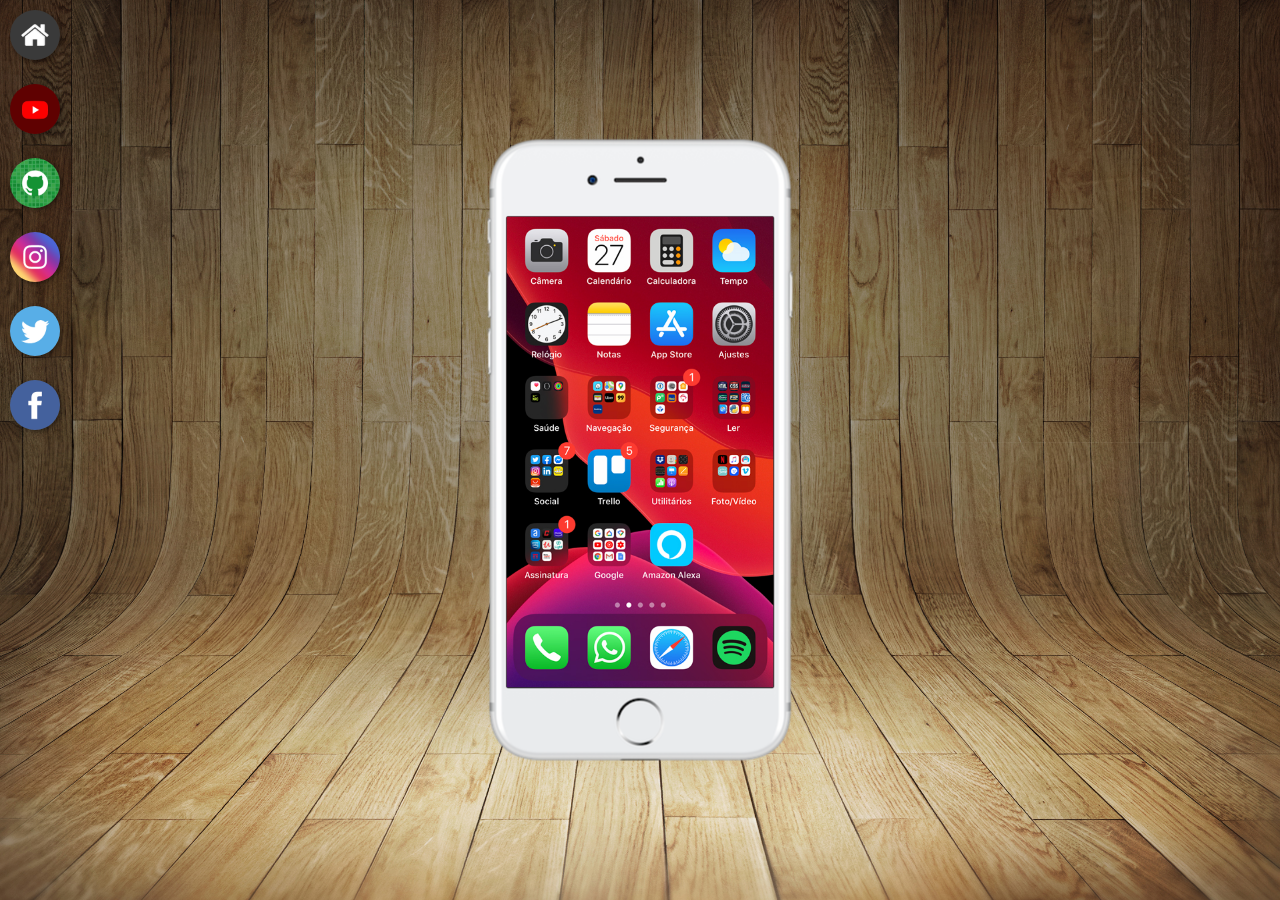
<file: index.html>
<!DOCTYPE html>
<html lang="pt-BR">
<head>
    <meta charset="UTF-8">
    <meta name="viewport" content="width=device-width, initial-scale=1.0">
    <title>Projeto Redes Sociais</title>
    <link rel="stylesheet" href="estilos/style.css">
    <link rel="shortcut icon" href="favicon.ico" type="image/x-icon">
</head>
<body>
   <main>
    <section id="telefone">
        <iframe src="home.html" name="tela" id="tela" frameborder="0">
            Seu navegador não é compatível.
        </iframe>
    </section>
    <section id="redes-sociais">
            <a href="home.html" target="tela"><img src="imagens/logo-home.jpg" alt="Home"></a><br>
            <a href="youtube.html" target="tela"><img src="imagens/logo-youtube.jpg" alt="YouTube"></a><br>
            <a href="github.html" target="tela"><img src="imagens/logo-github.jpg" alt="GitHub"></a><br>
            <a href="instagram.html" target="tela"><img src="imagens/logo-instagram.jpg" alt="Instagram"></a><br>
            <a href="twitter.html" target="tela"><img src="imagens/logo-twitter.jpg" alt="Twitter"></a><br>
            <a href="facebook.html" target="tela"><img src="imagens/logo-facebook.jpg" alt="Facebook"></a>
    </section>
   </main>
</body>
</html>
</file>
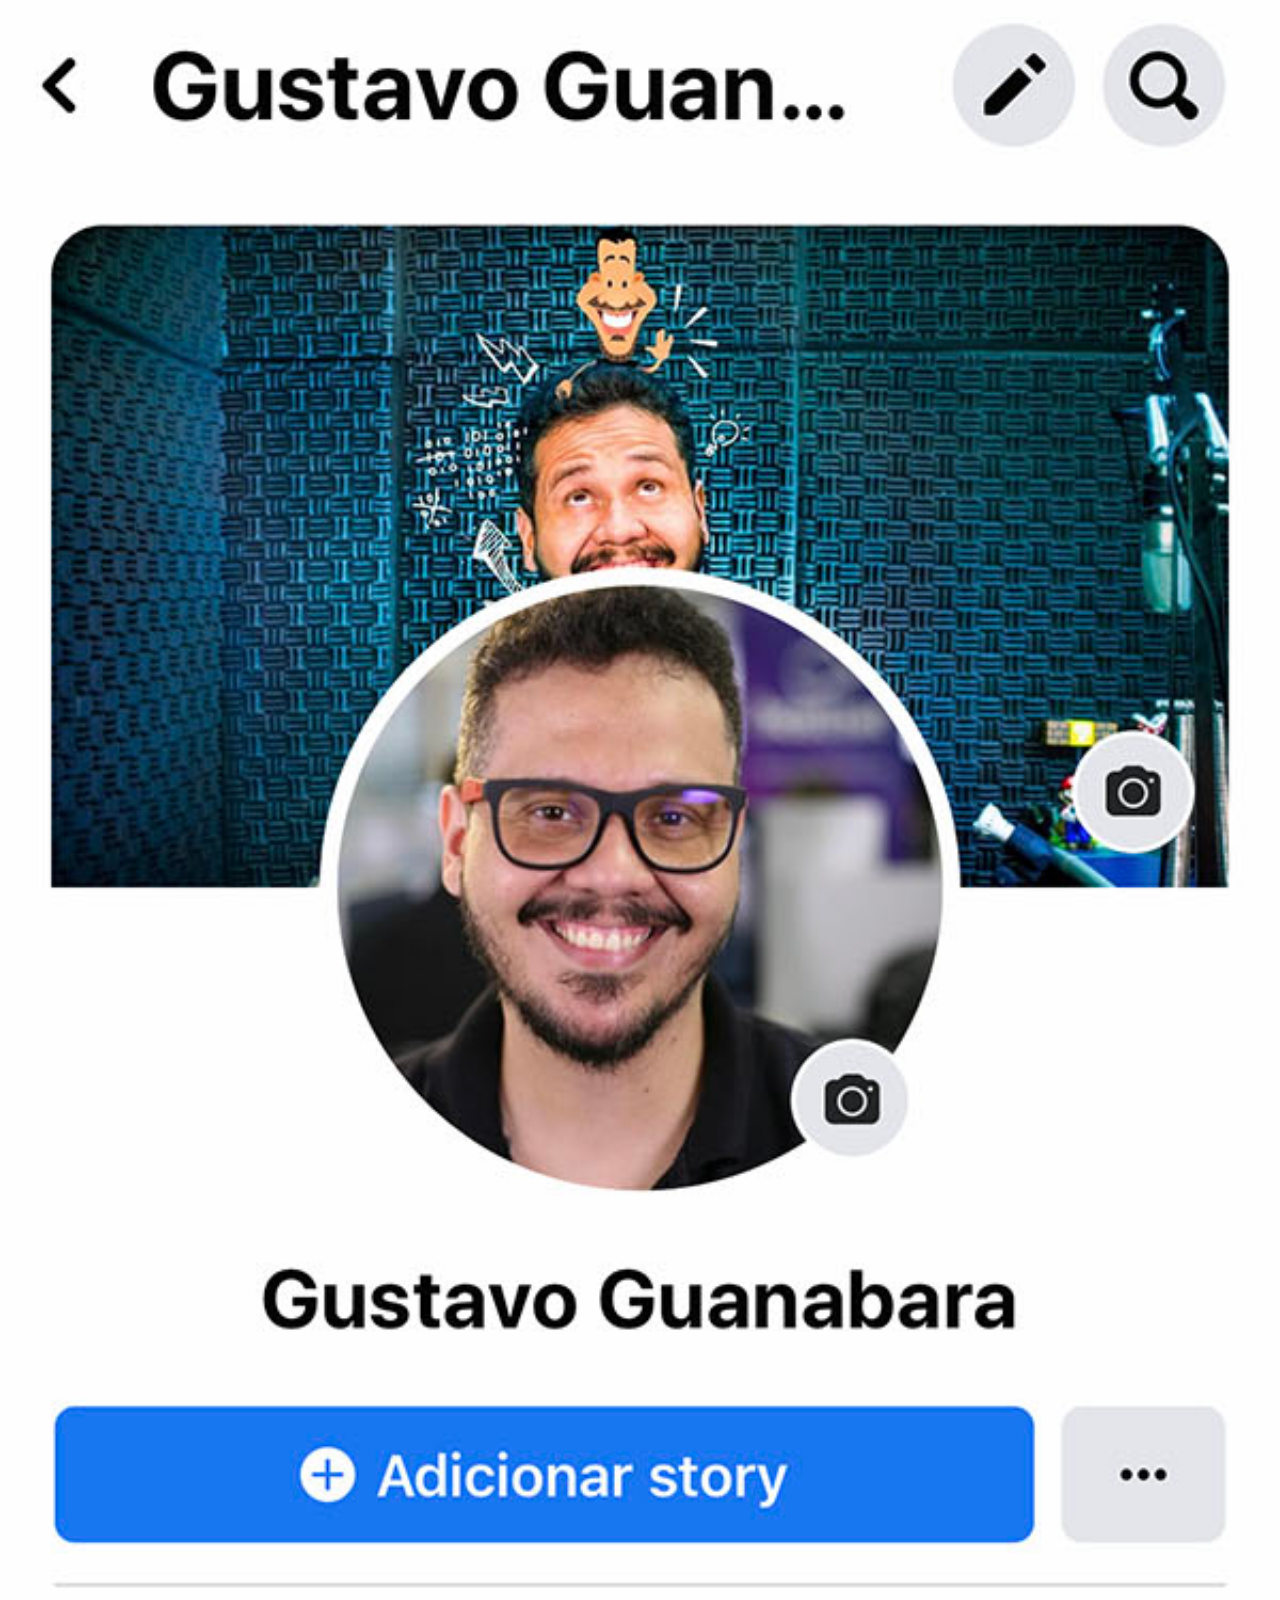
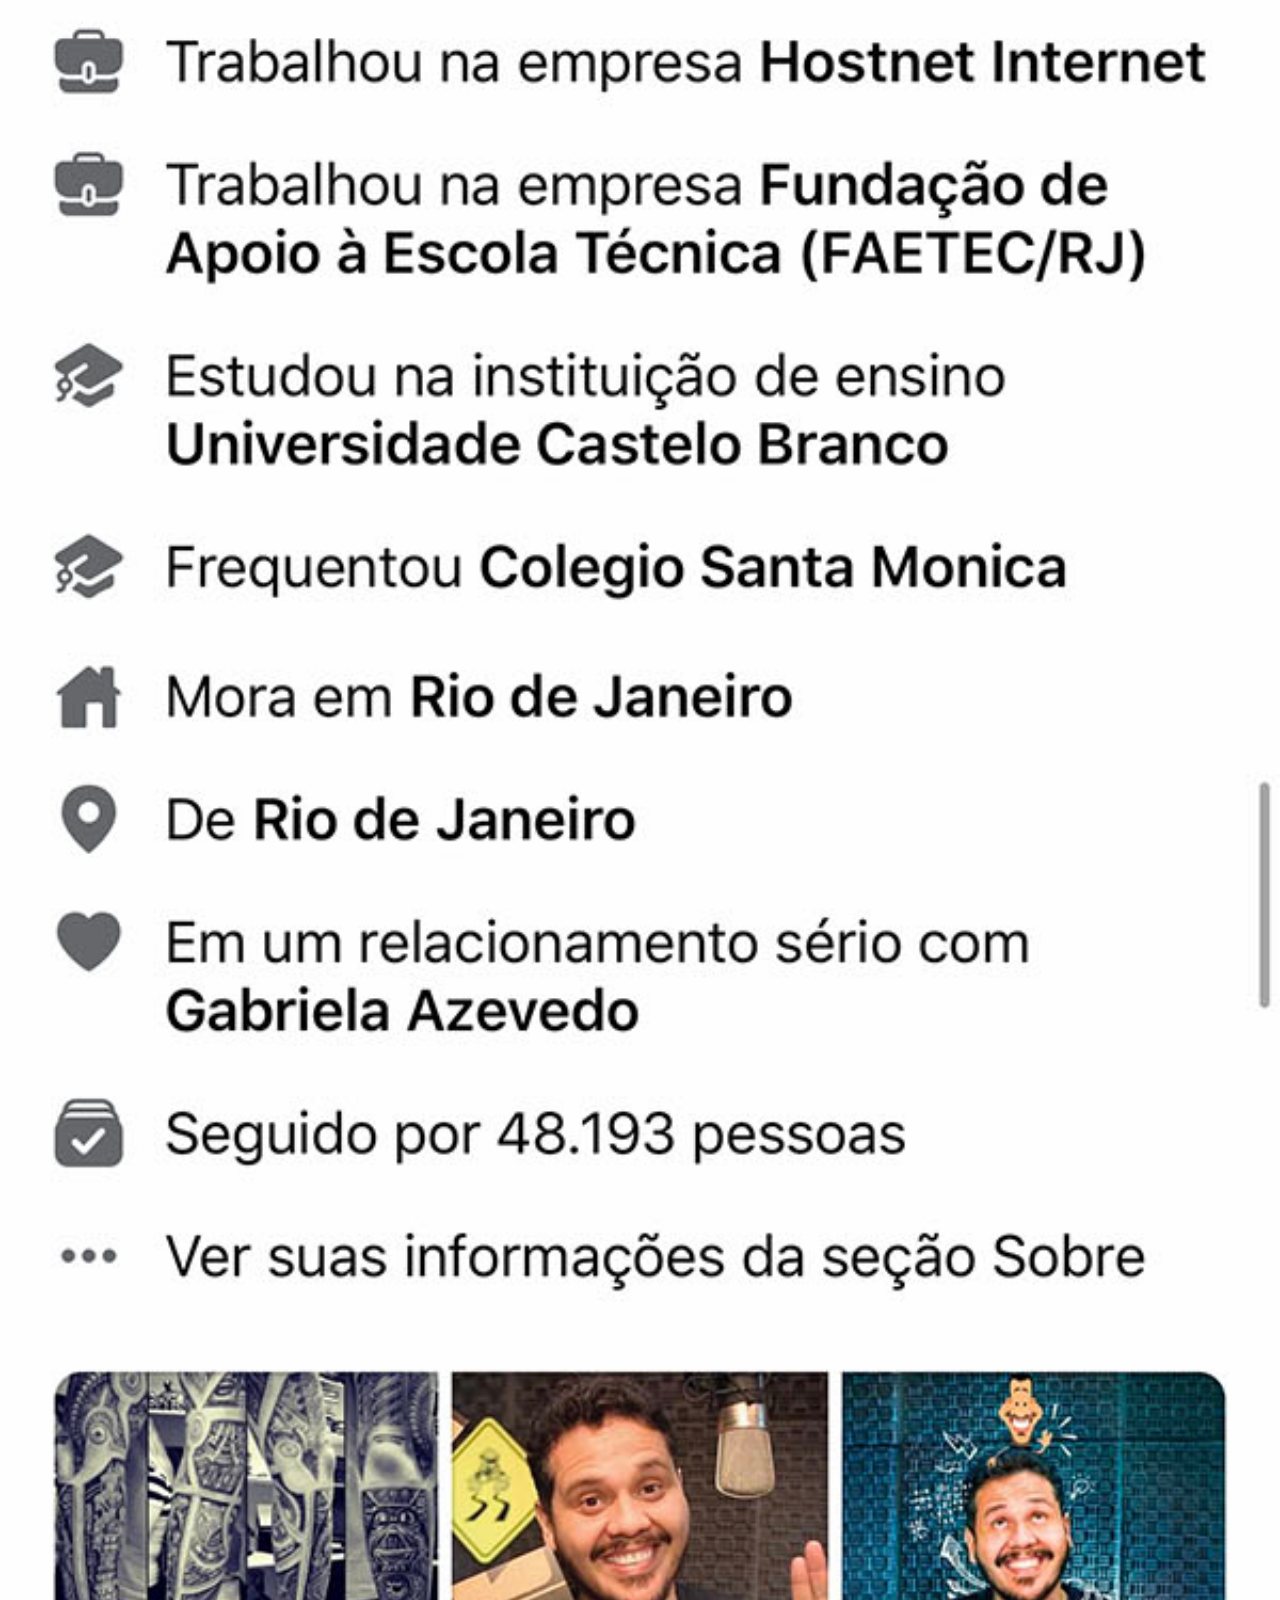
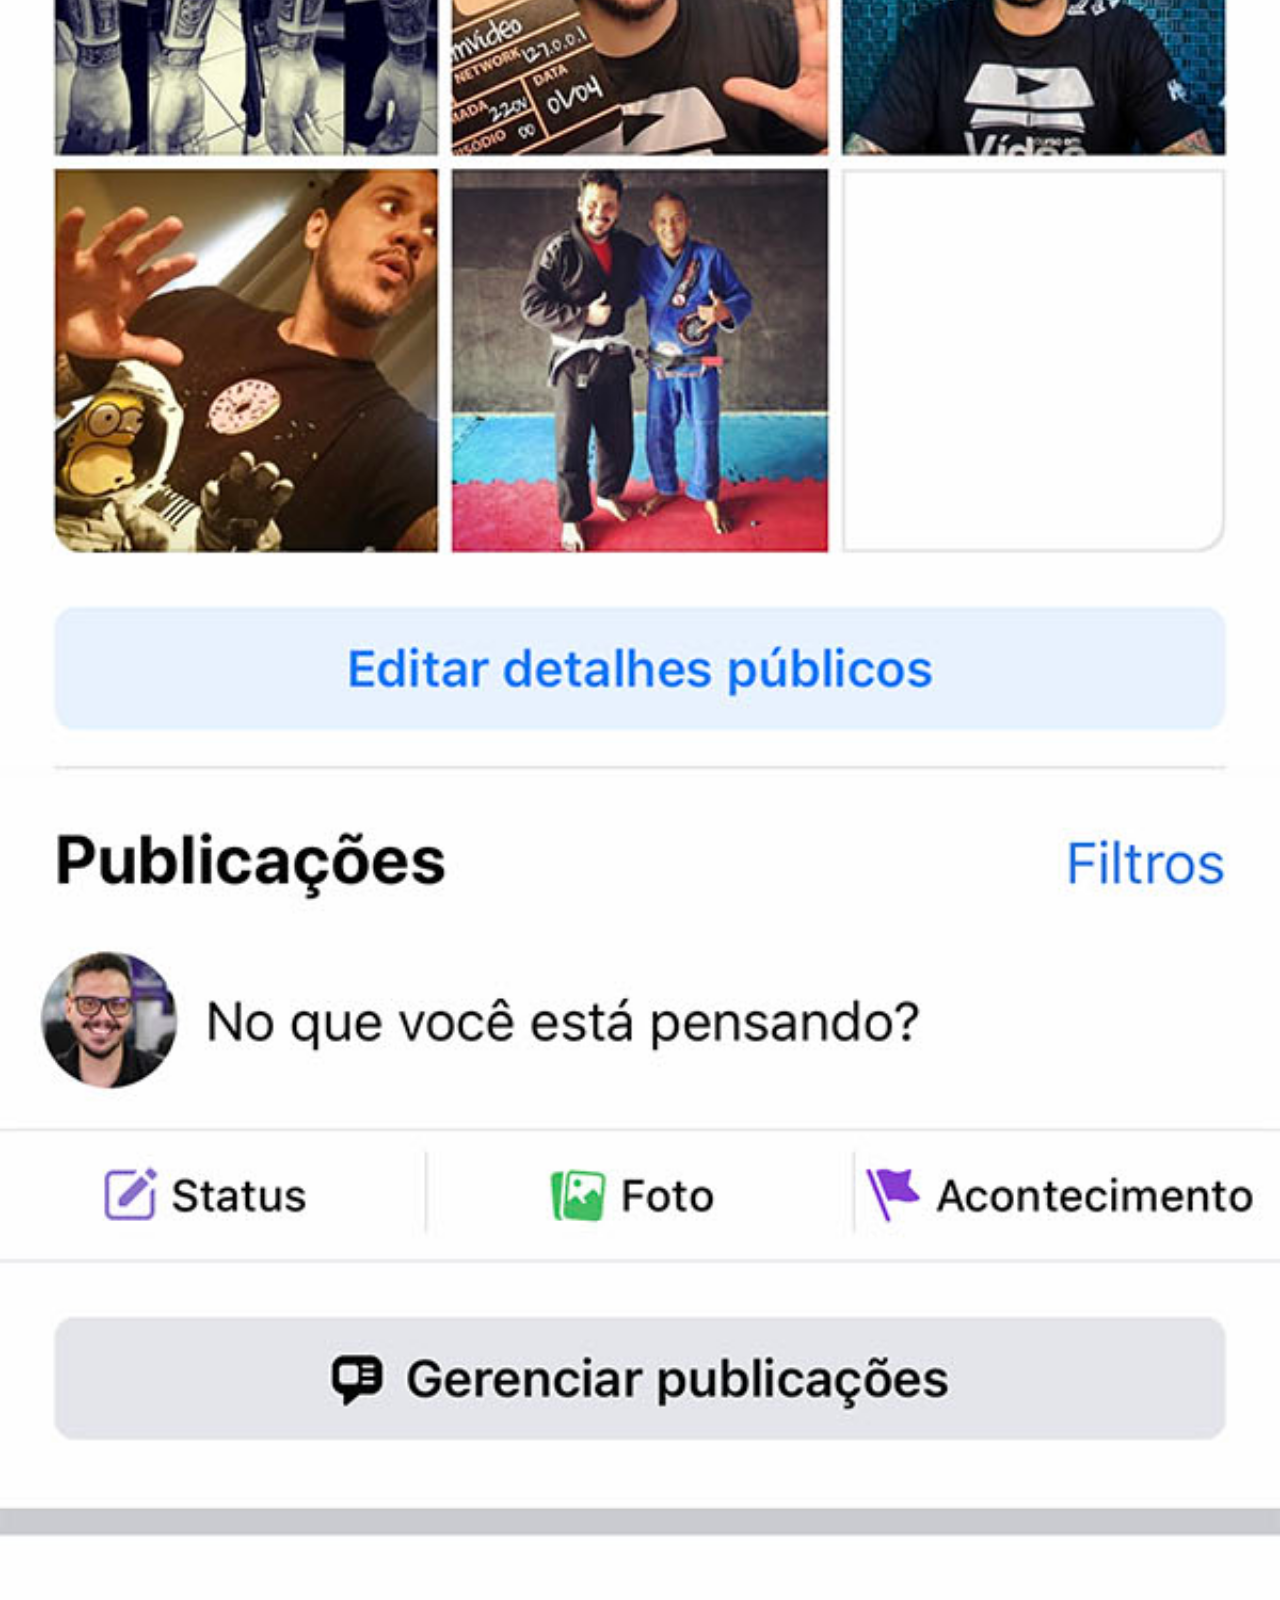
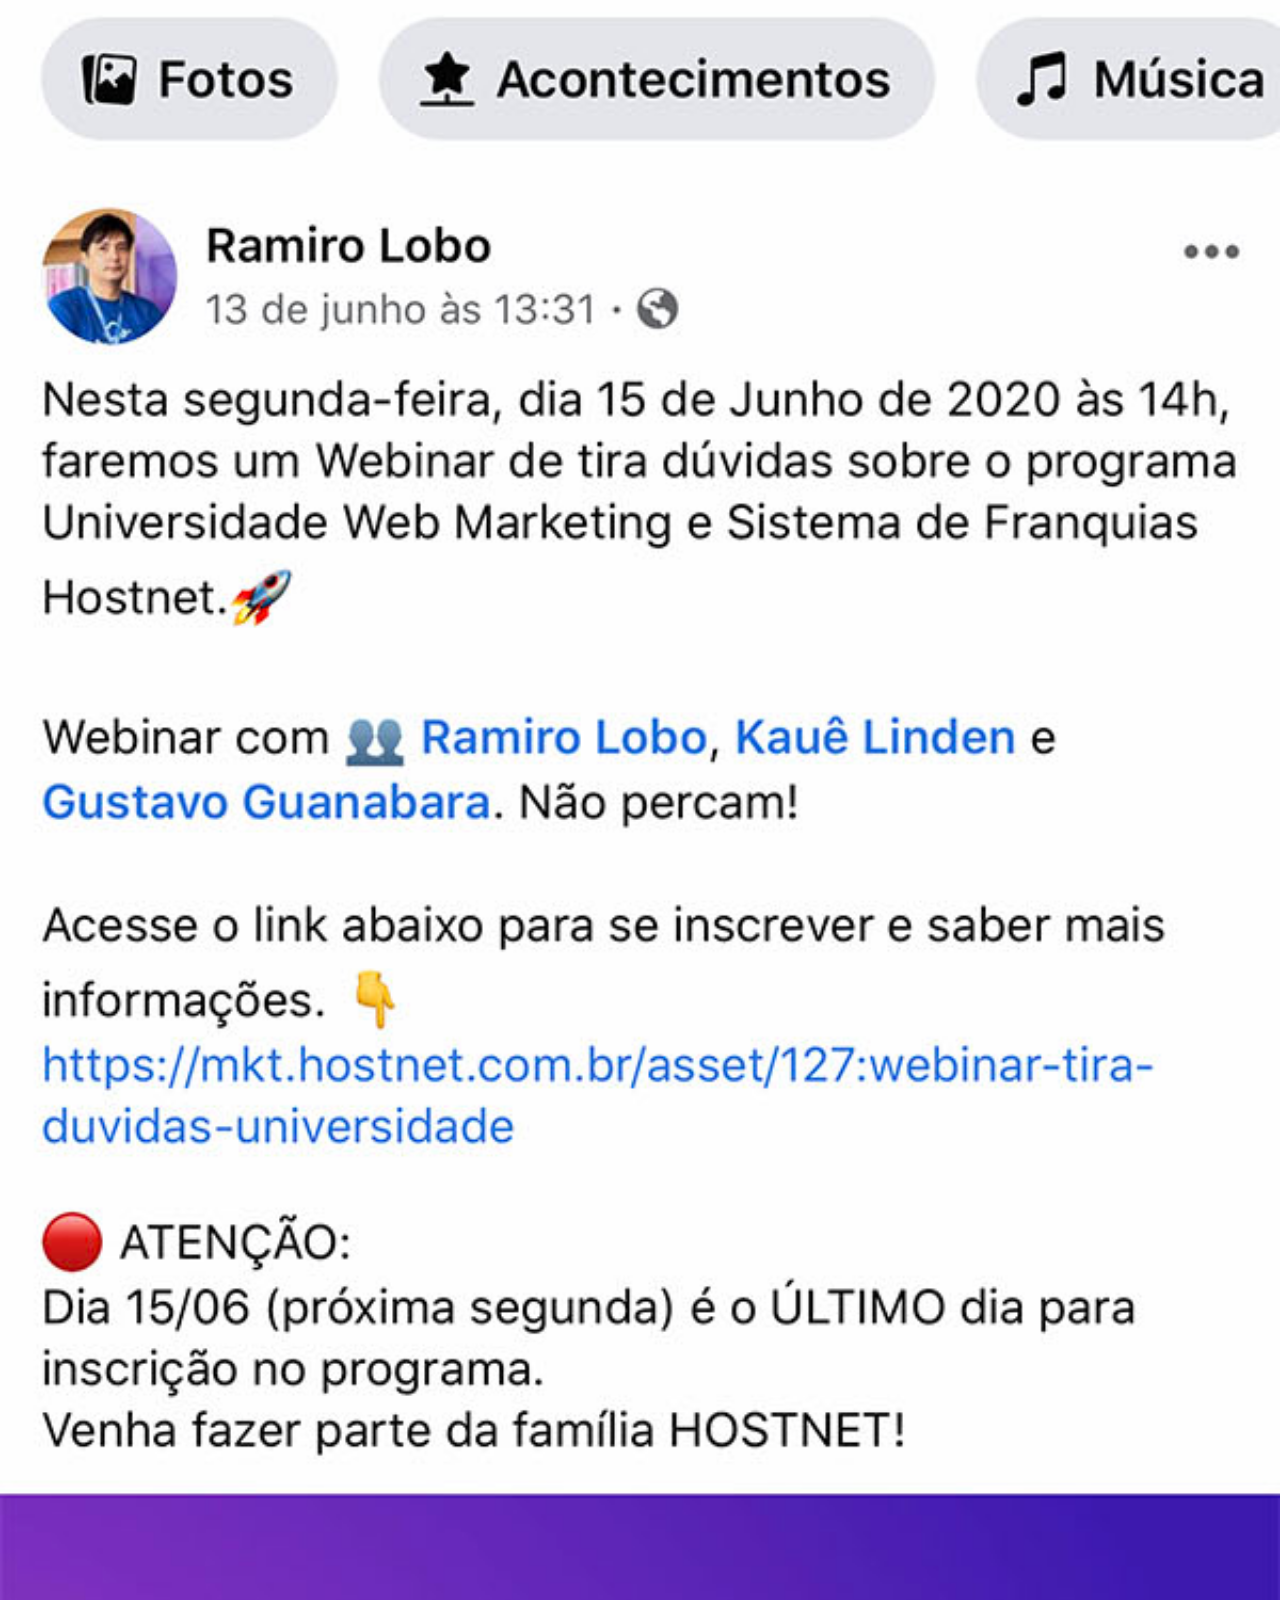
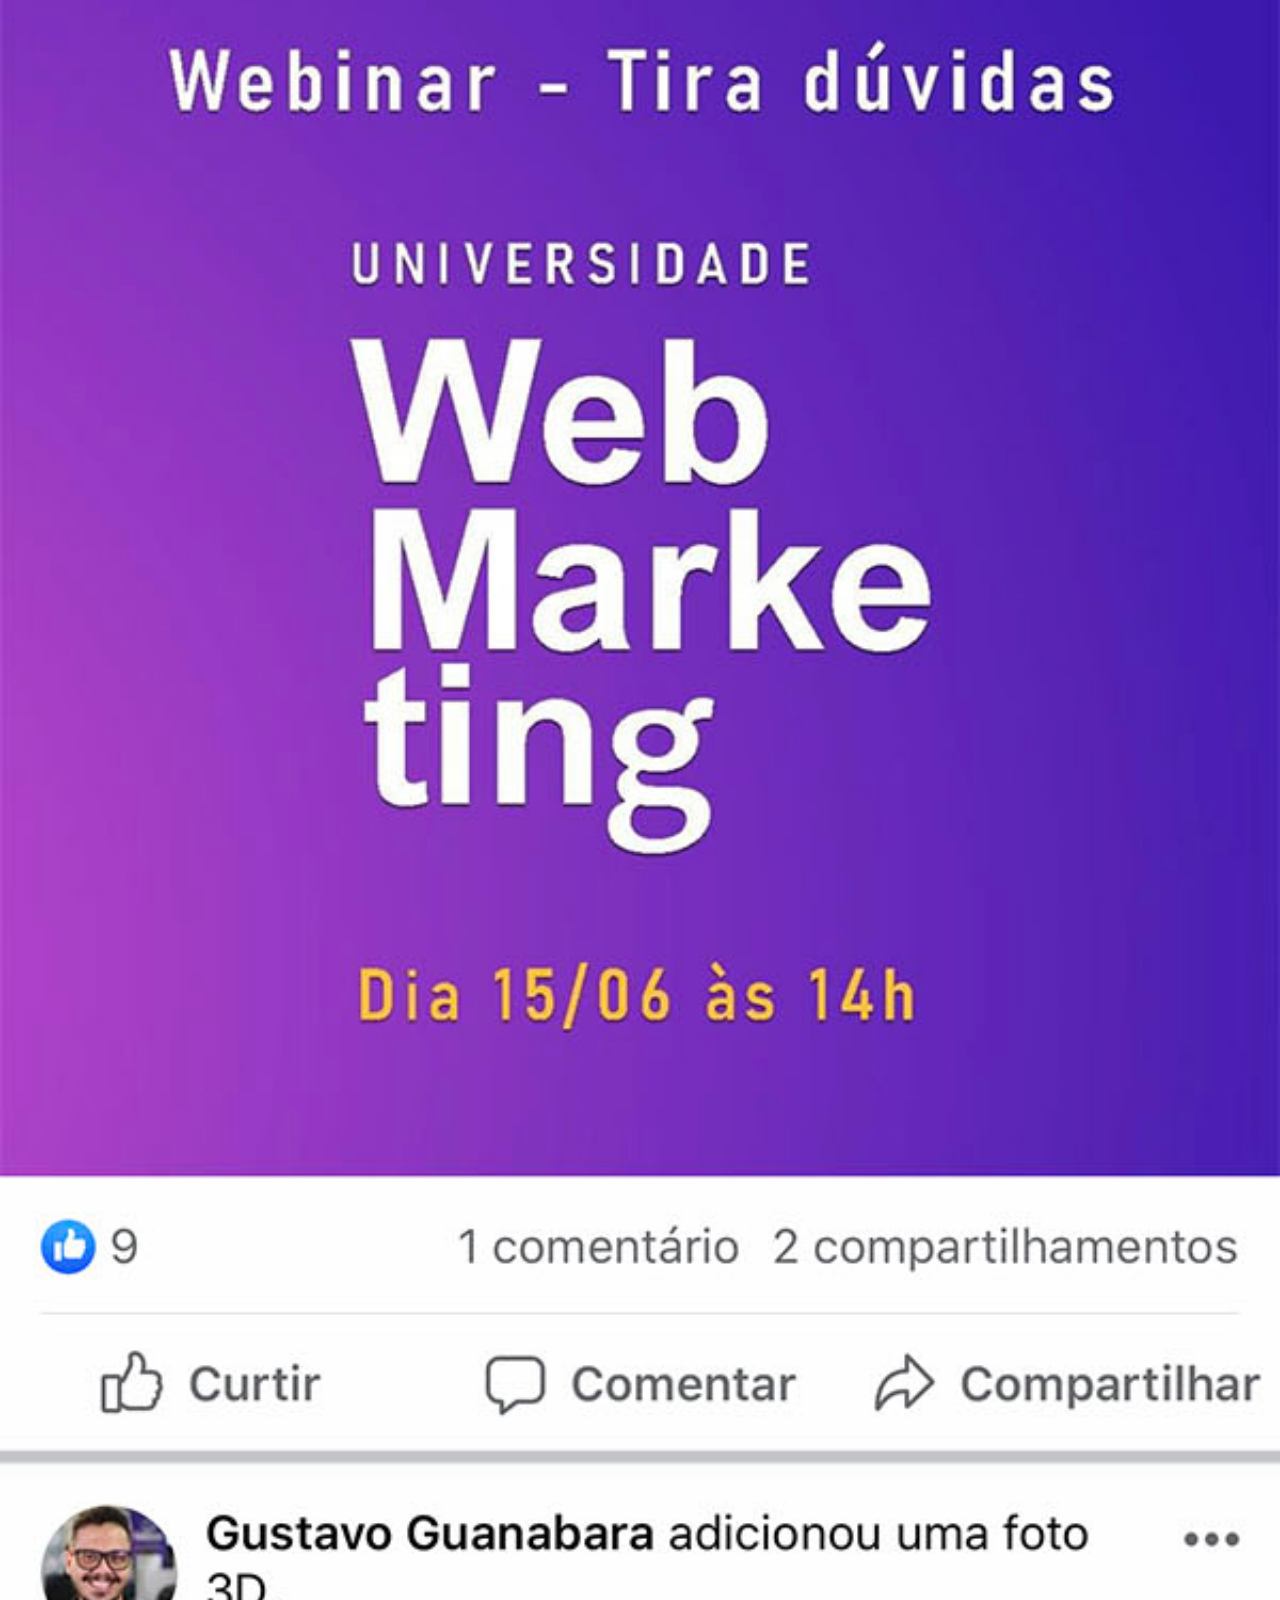
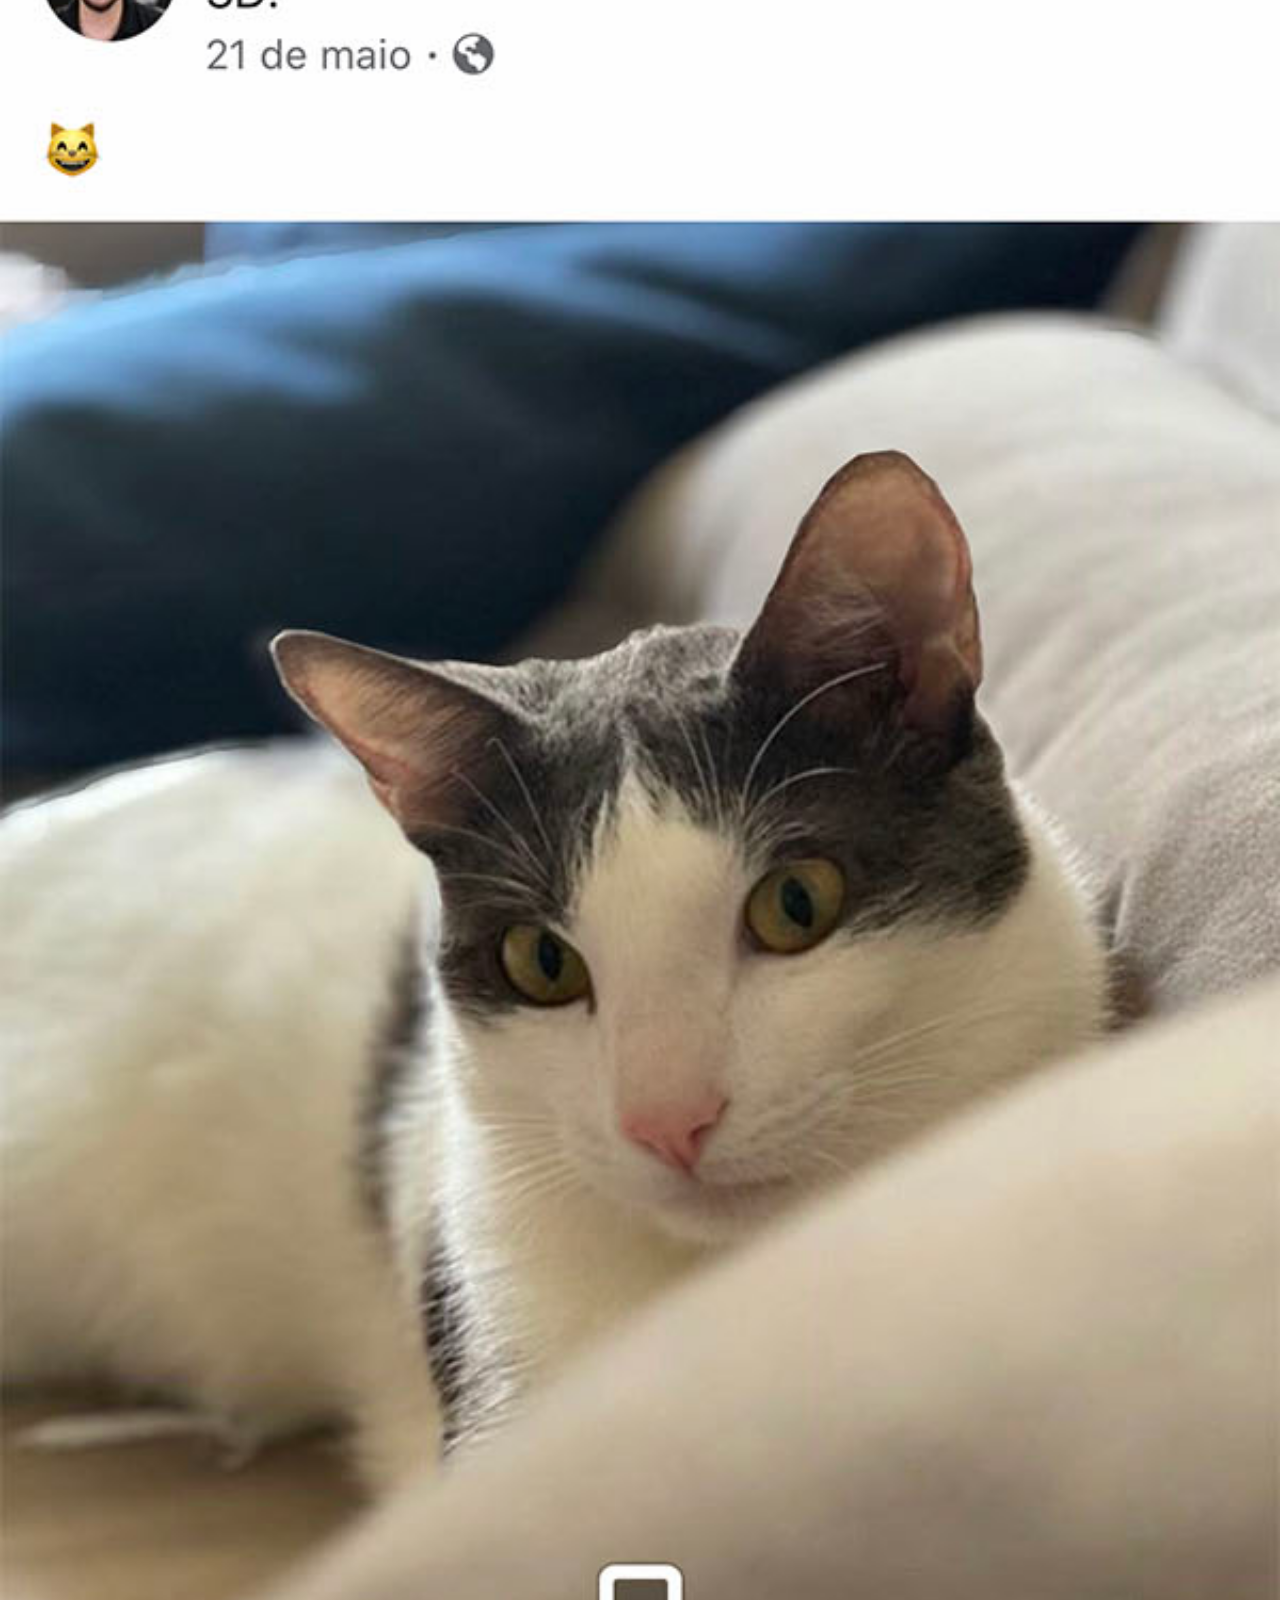
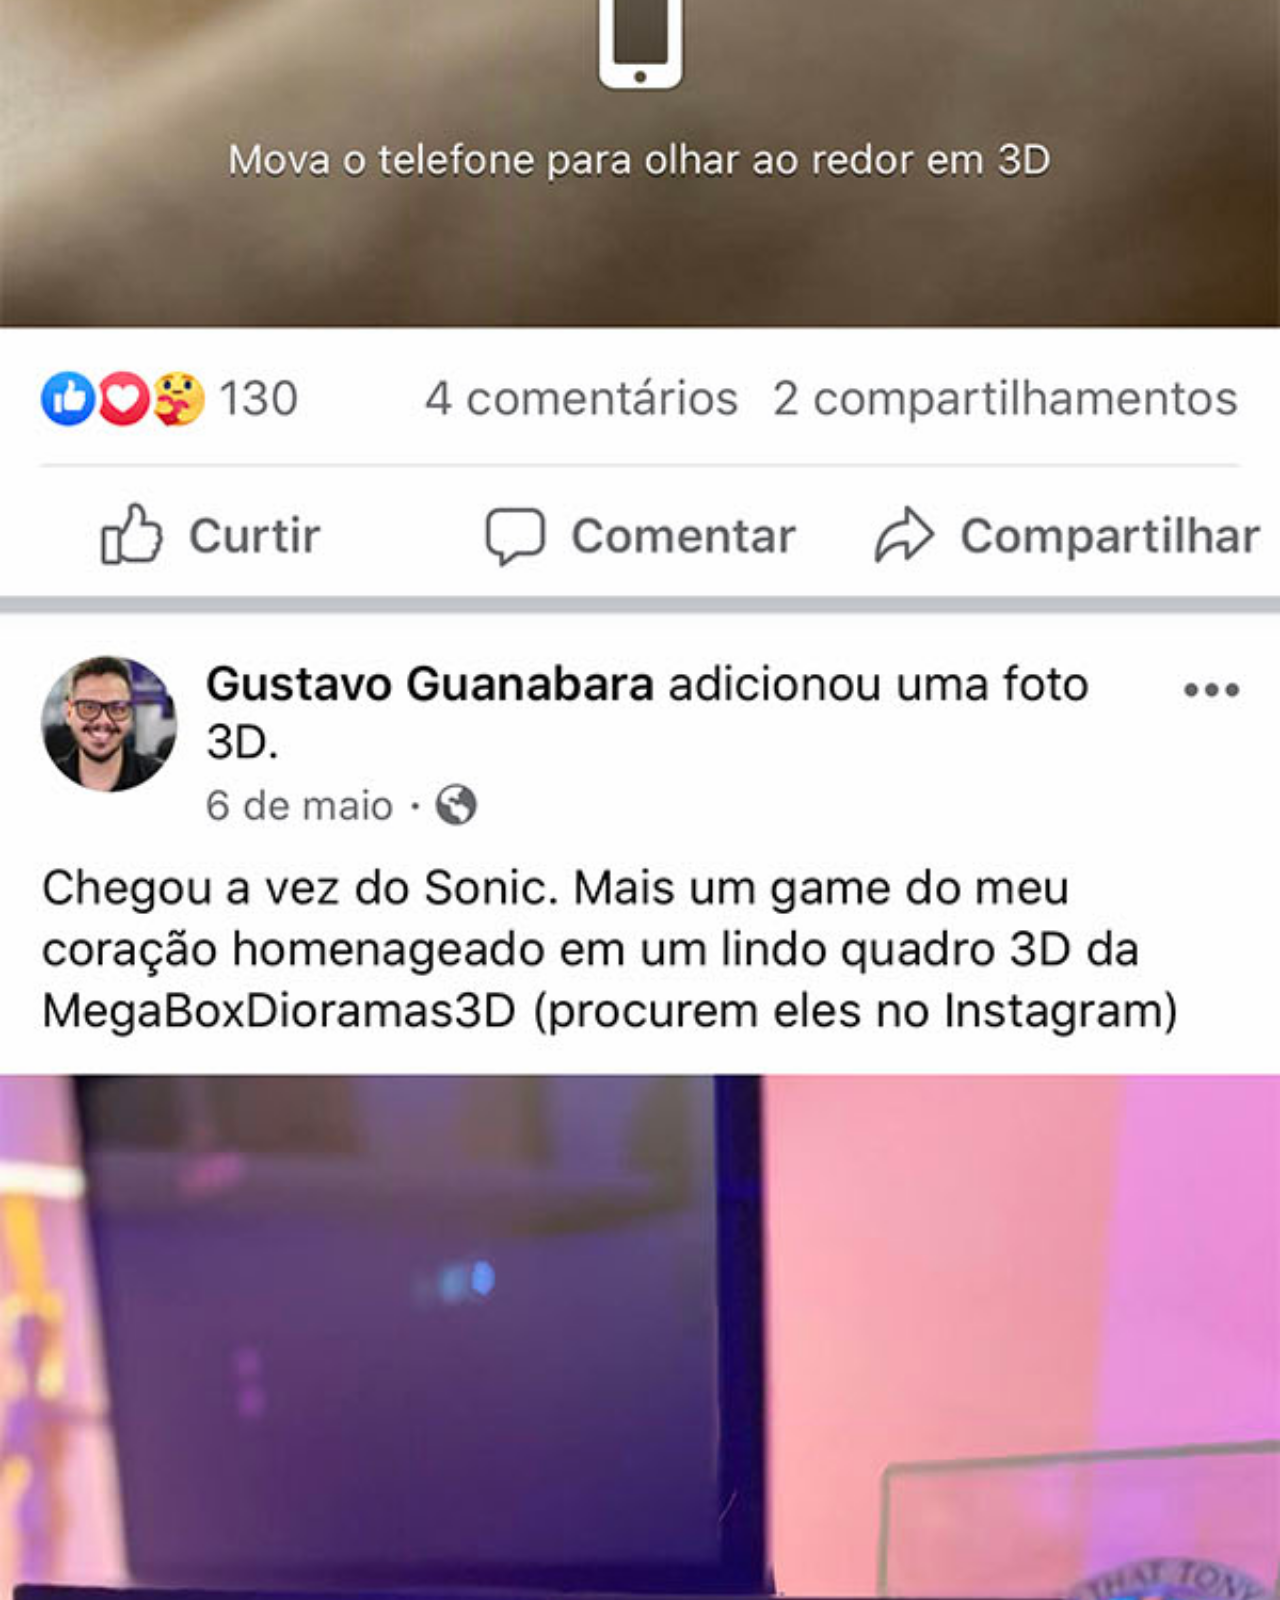
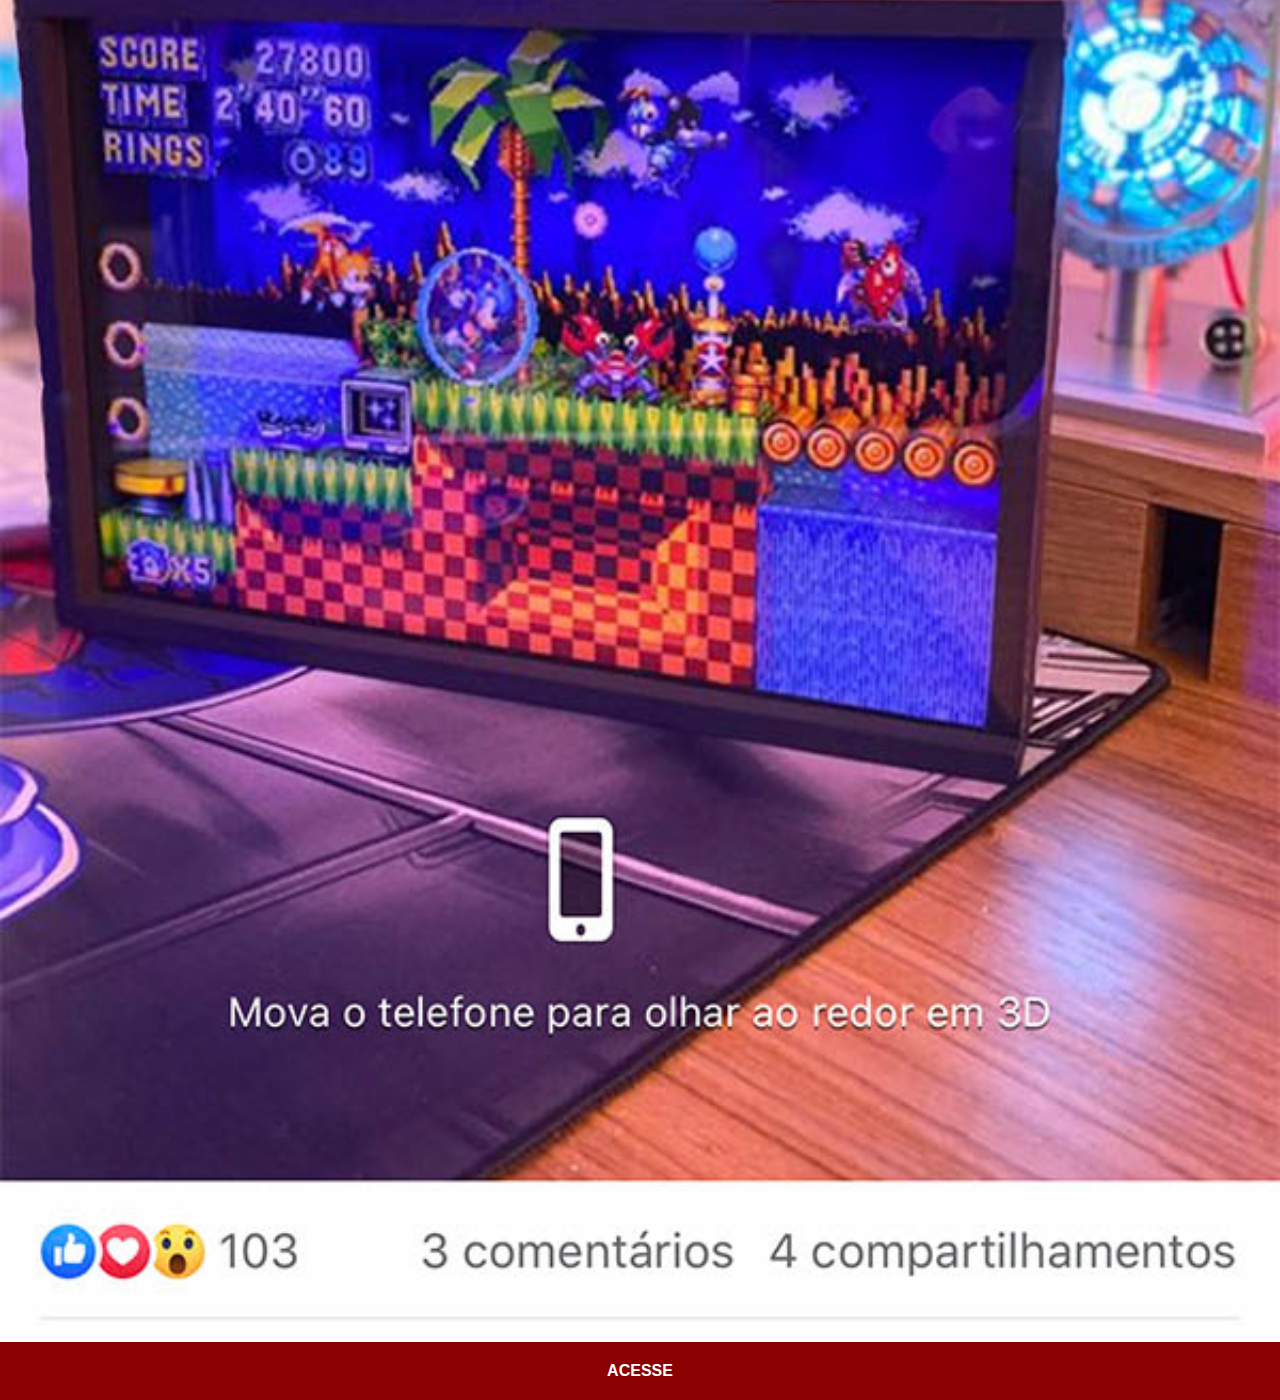
<file: facebook.html>
<!DOCTYPE html>
<html lang="pt-br">
<head>
    <meta charset="UTF-8">
    <meta name="viewport" content="width=device-width, initial-scale=1.0">
    <title>Facebook</title>
    <link rel="stylesheet" href="estilos/social.css">
</head>
<body>
    <img src="imagens/tela-facebook.jpg" alt="Facebook">
    <a href="https://www.facebook.com/gustavoguanabara" target="_blank">ACESSE</a>
</body>
</html>
</file>
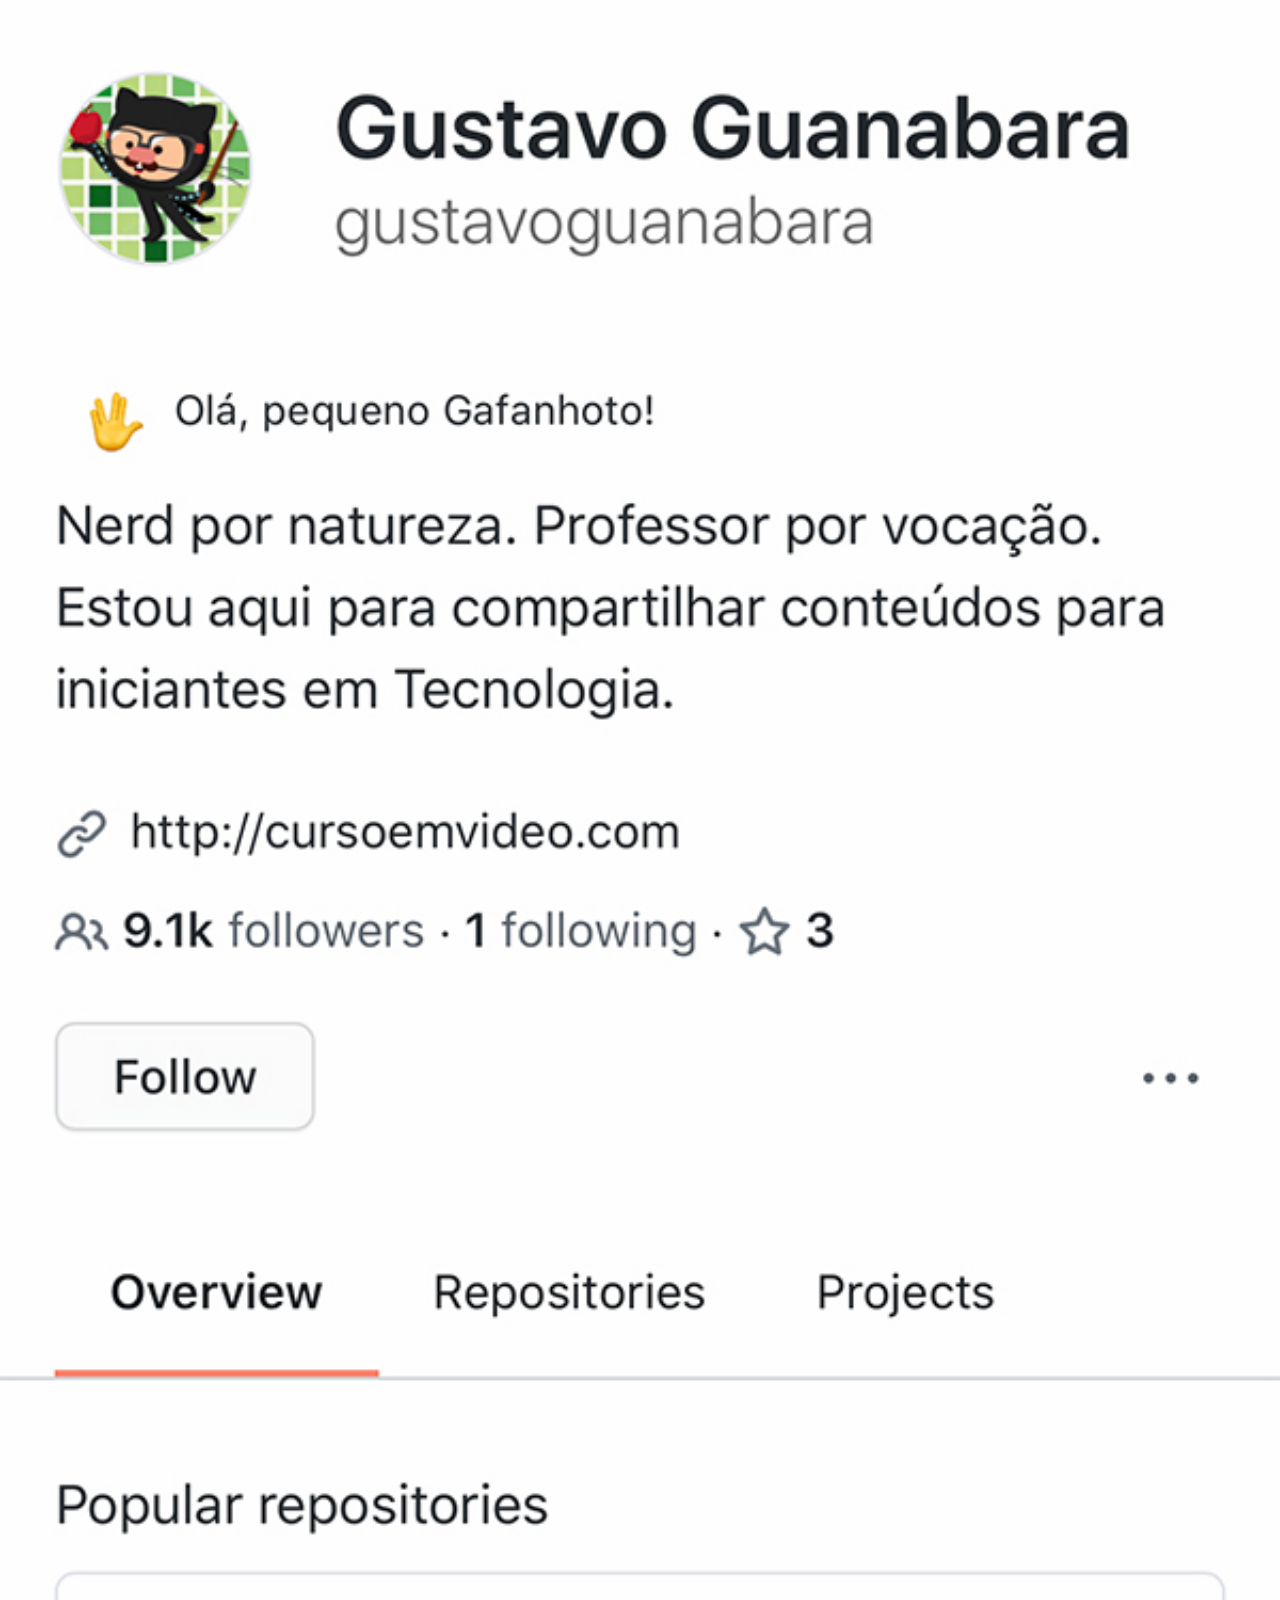
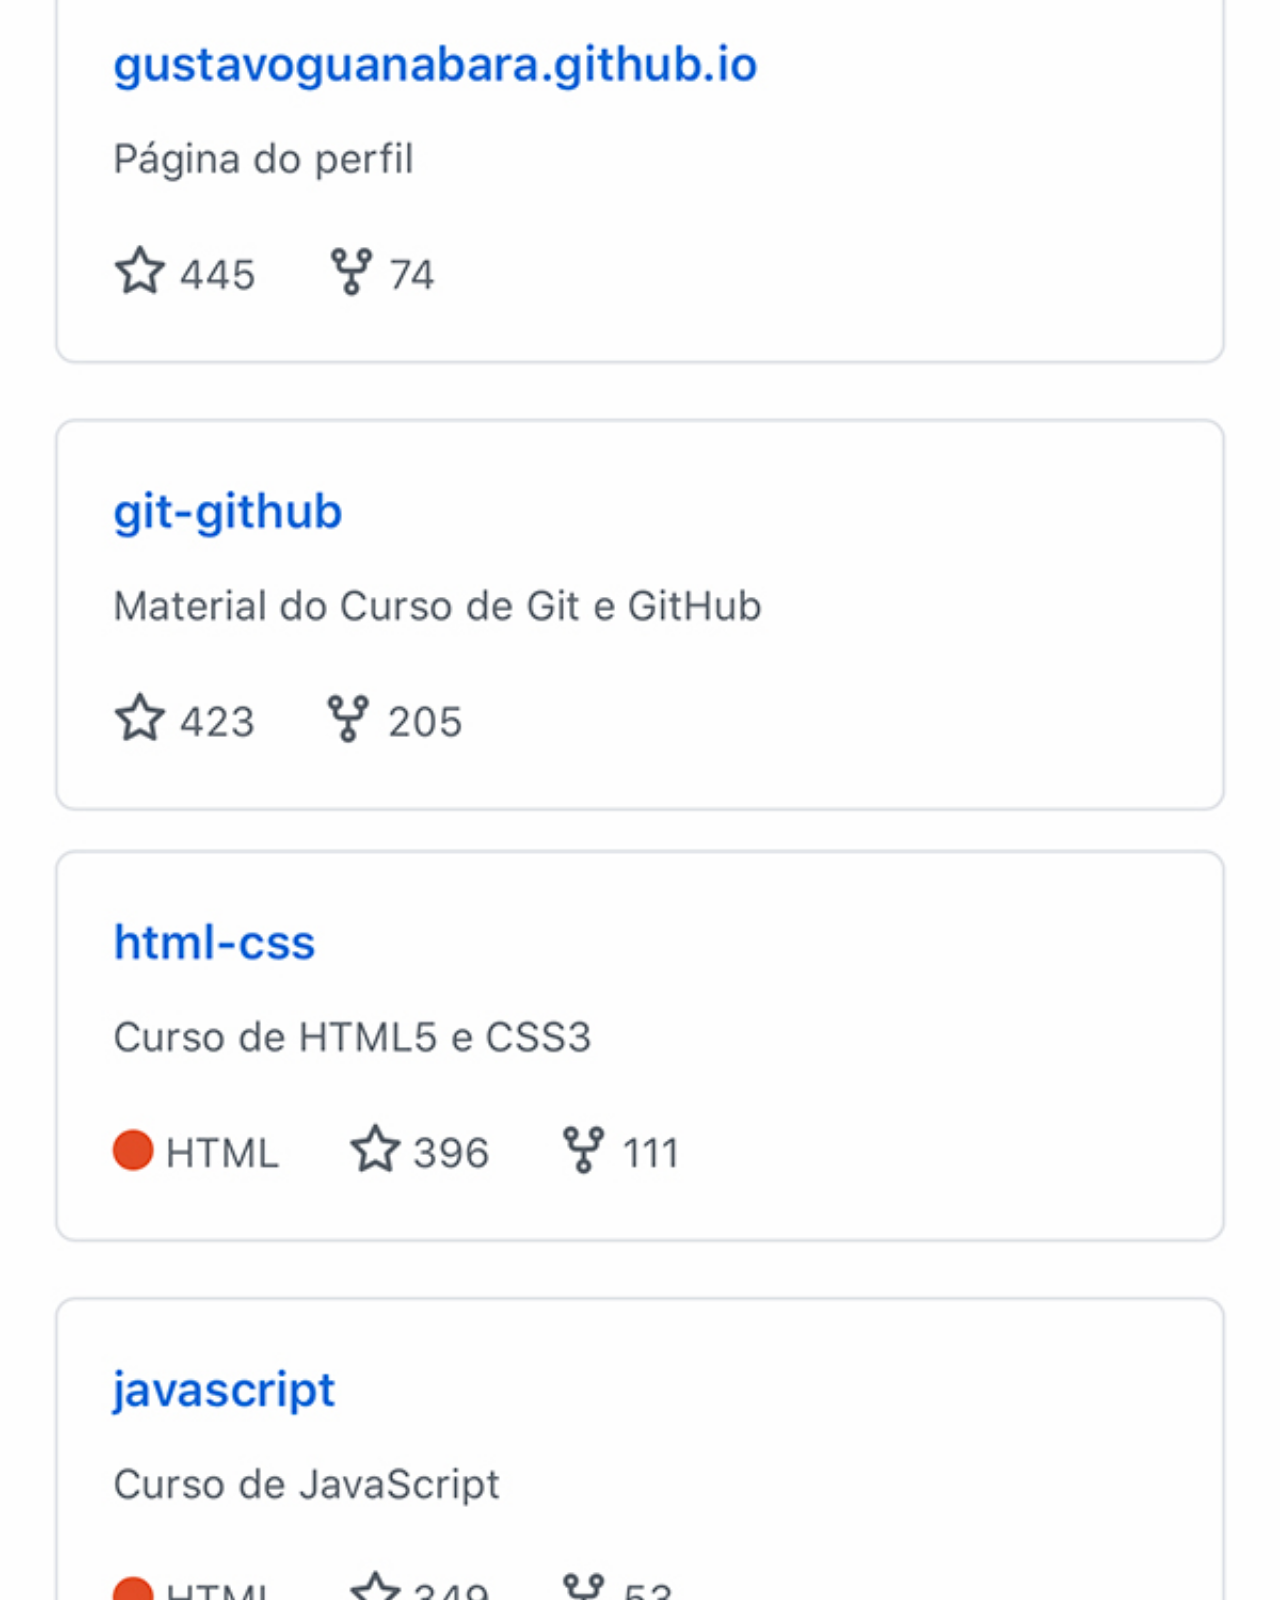
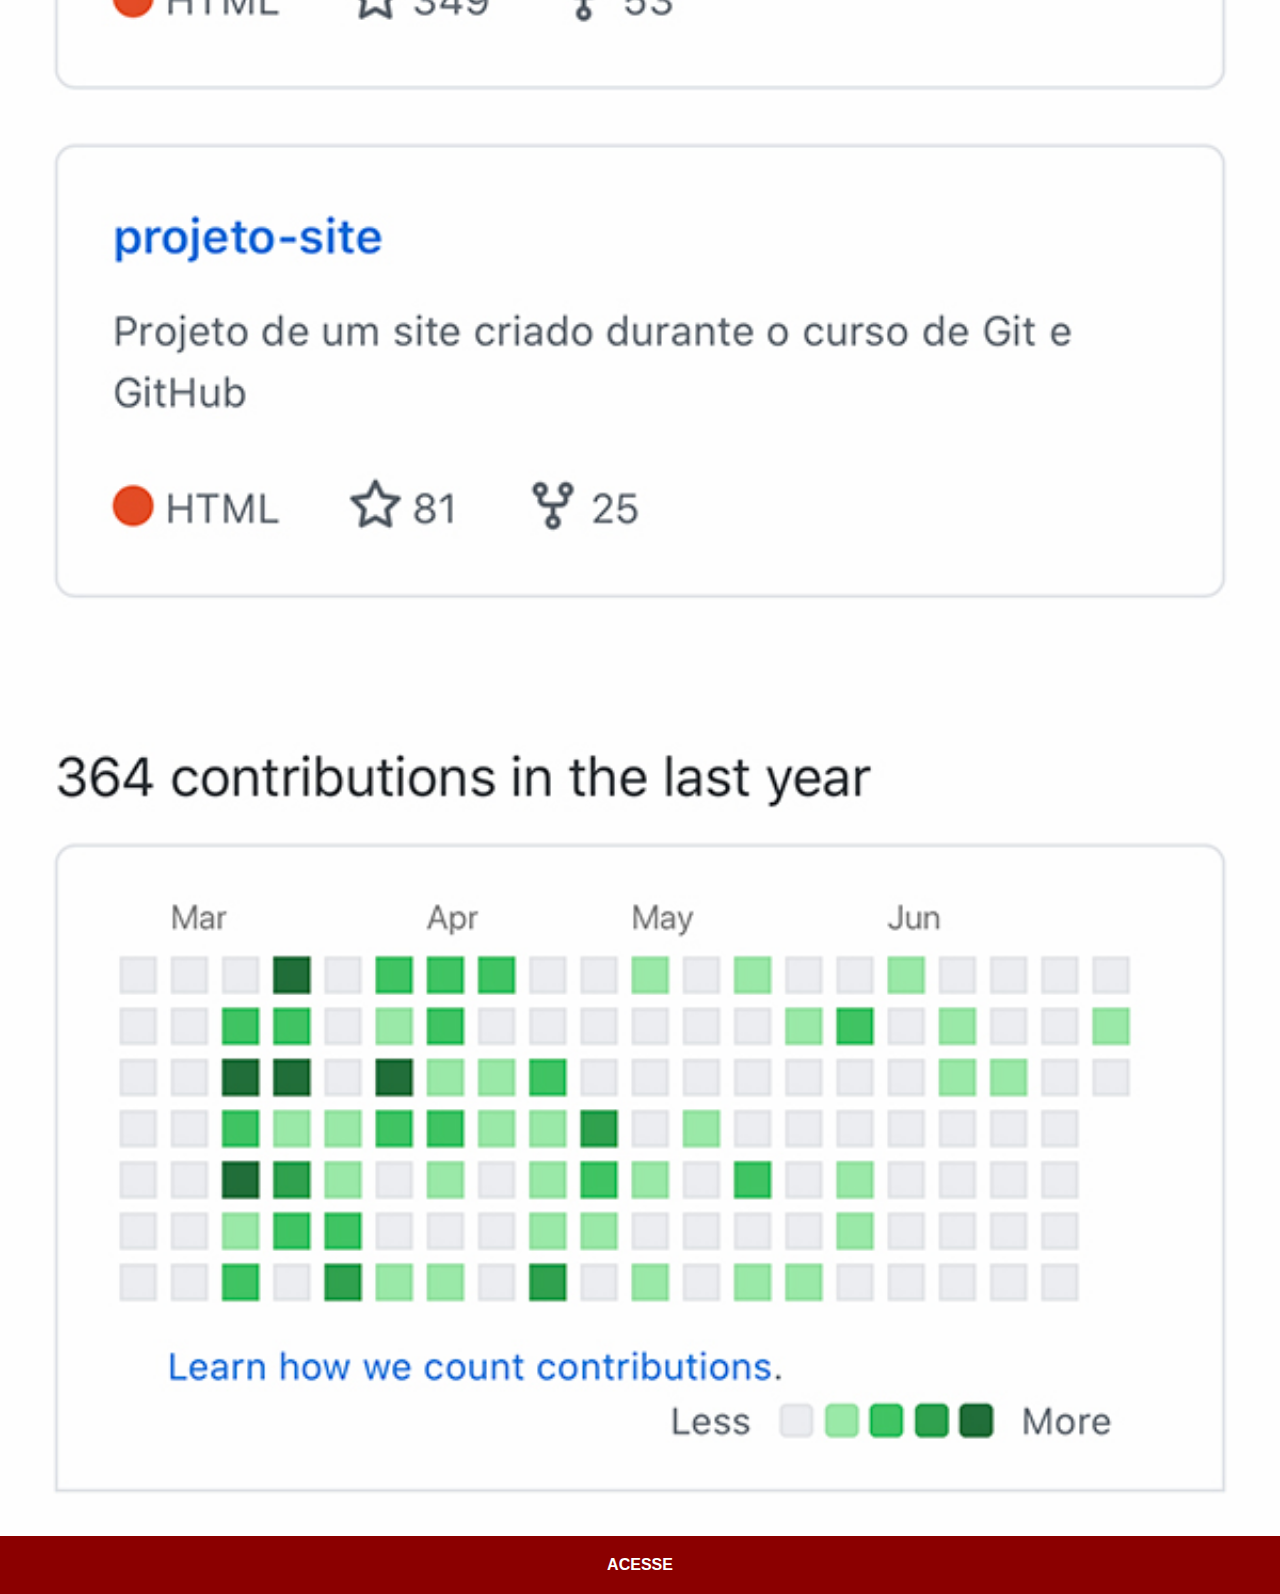
<file: github.html>
<!DOCTYPE html>
<html lang="pt-br">
<head>
    <meta charset="UTF-8">
    <meta name="viewport" content="width=device-width, initial-scale=1.0">
    <title>GitHub</title>
    <link rel="stylesheet" href="estilos/social.css">
</head>
<body>
    <img src="imagens/tela-github.jpg" alt="GitHub">
    <a href="https://github.com/gustavoguanabara" target="_blank">ACESSE</a>
</body>
</html>
</file>
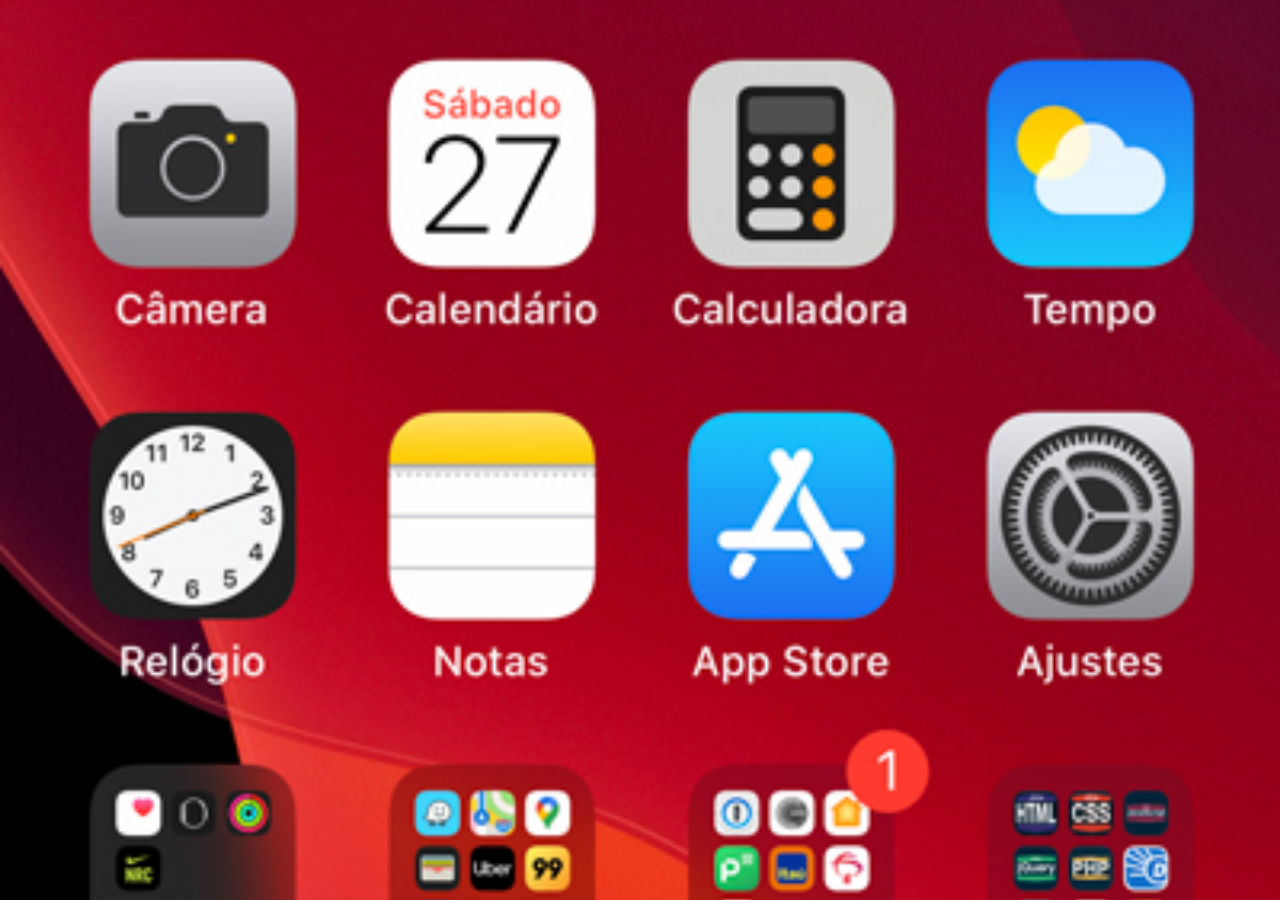
<file: home.html>
<!DOCTYPE html>
<html lang="pt-BR">
<head>
    <meta charset="UTF-8">
    <meta name="viewport" content="width=device-width, initial-scale=1.0">
    <title>Home</title>
</head>
<style>
    * {
        margin: 0px;
        padding: 0px;
    }

    body {
        width: 100vw;
        height: 100vh;
        background: black url('./imagens/tela-home.jpg') no-repeat top center;
        background-size: cover;
    }
</style>
<body>
    
</body>
</html>
</file>
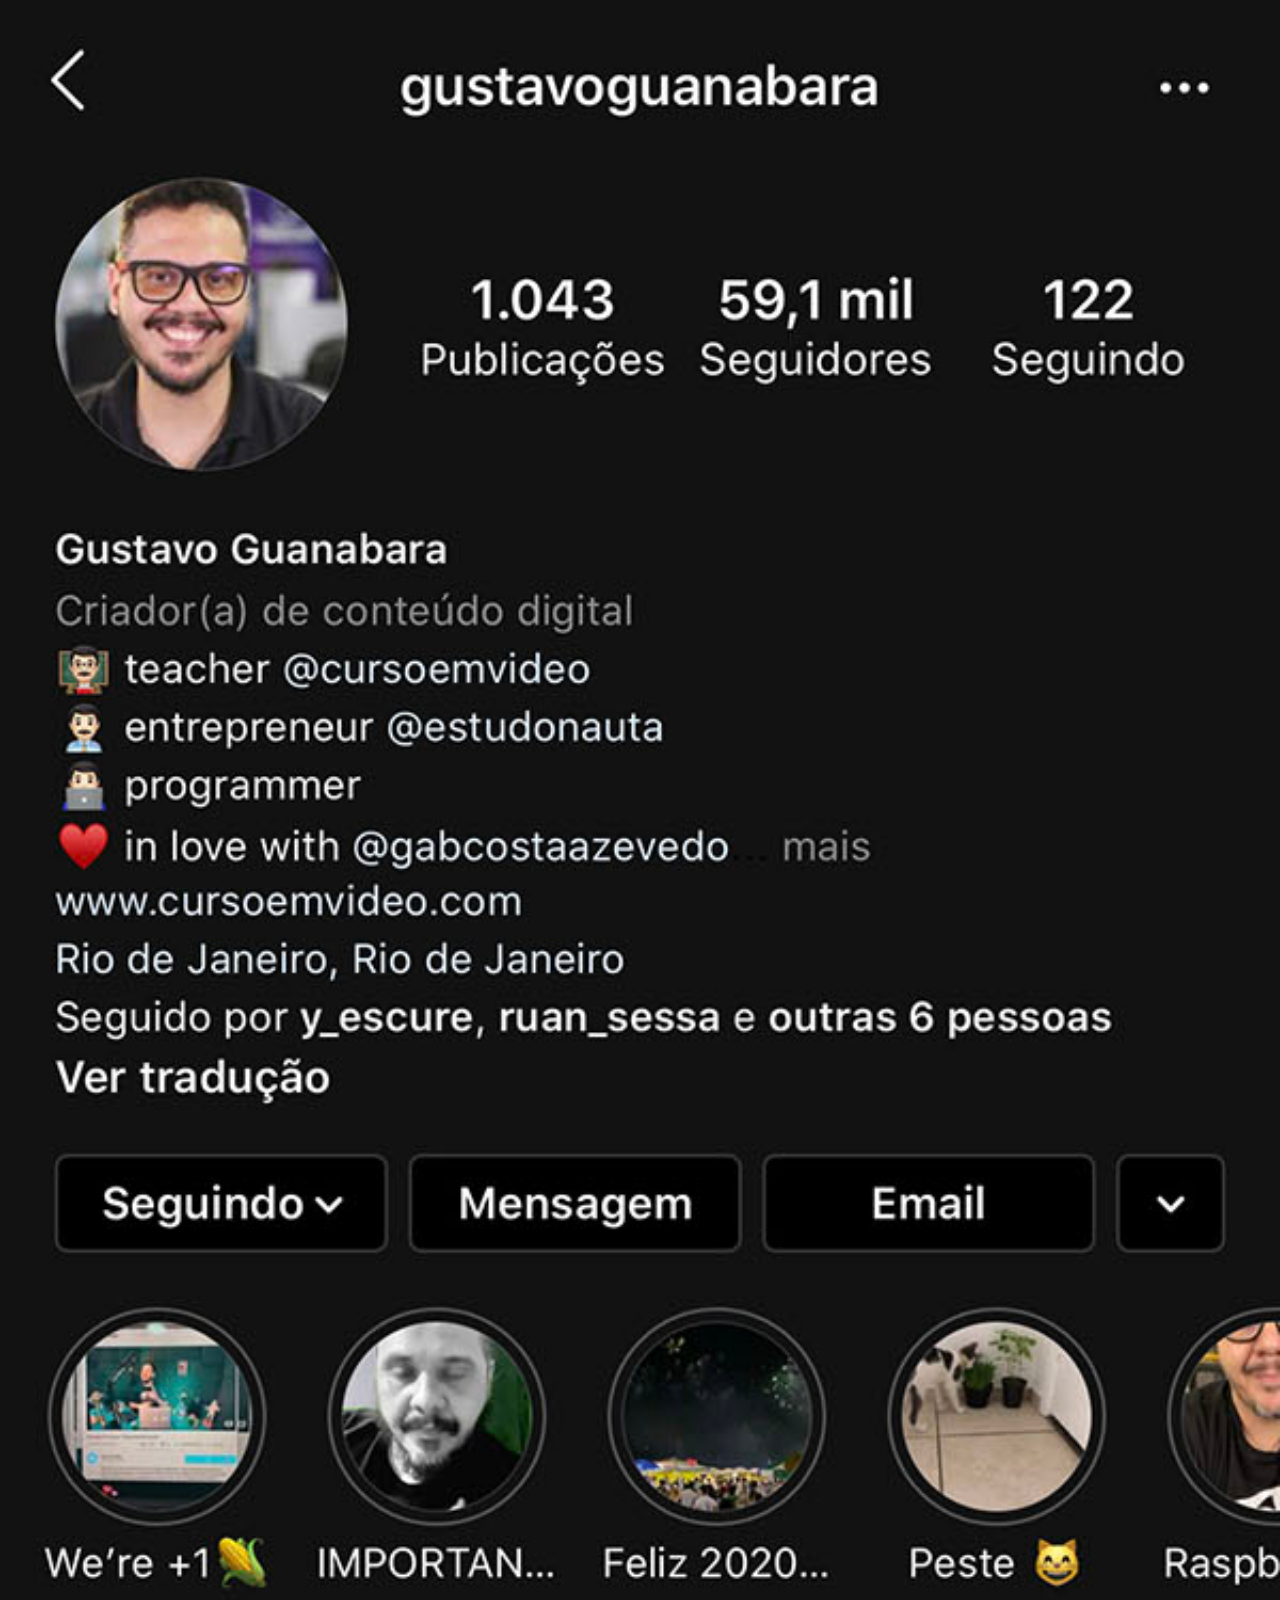
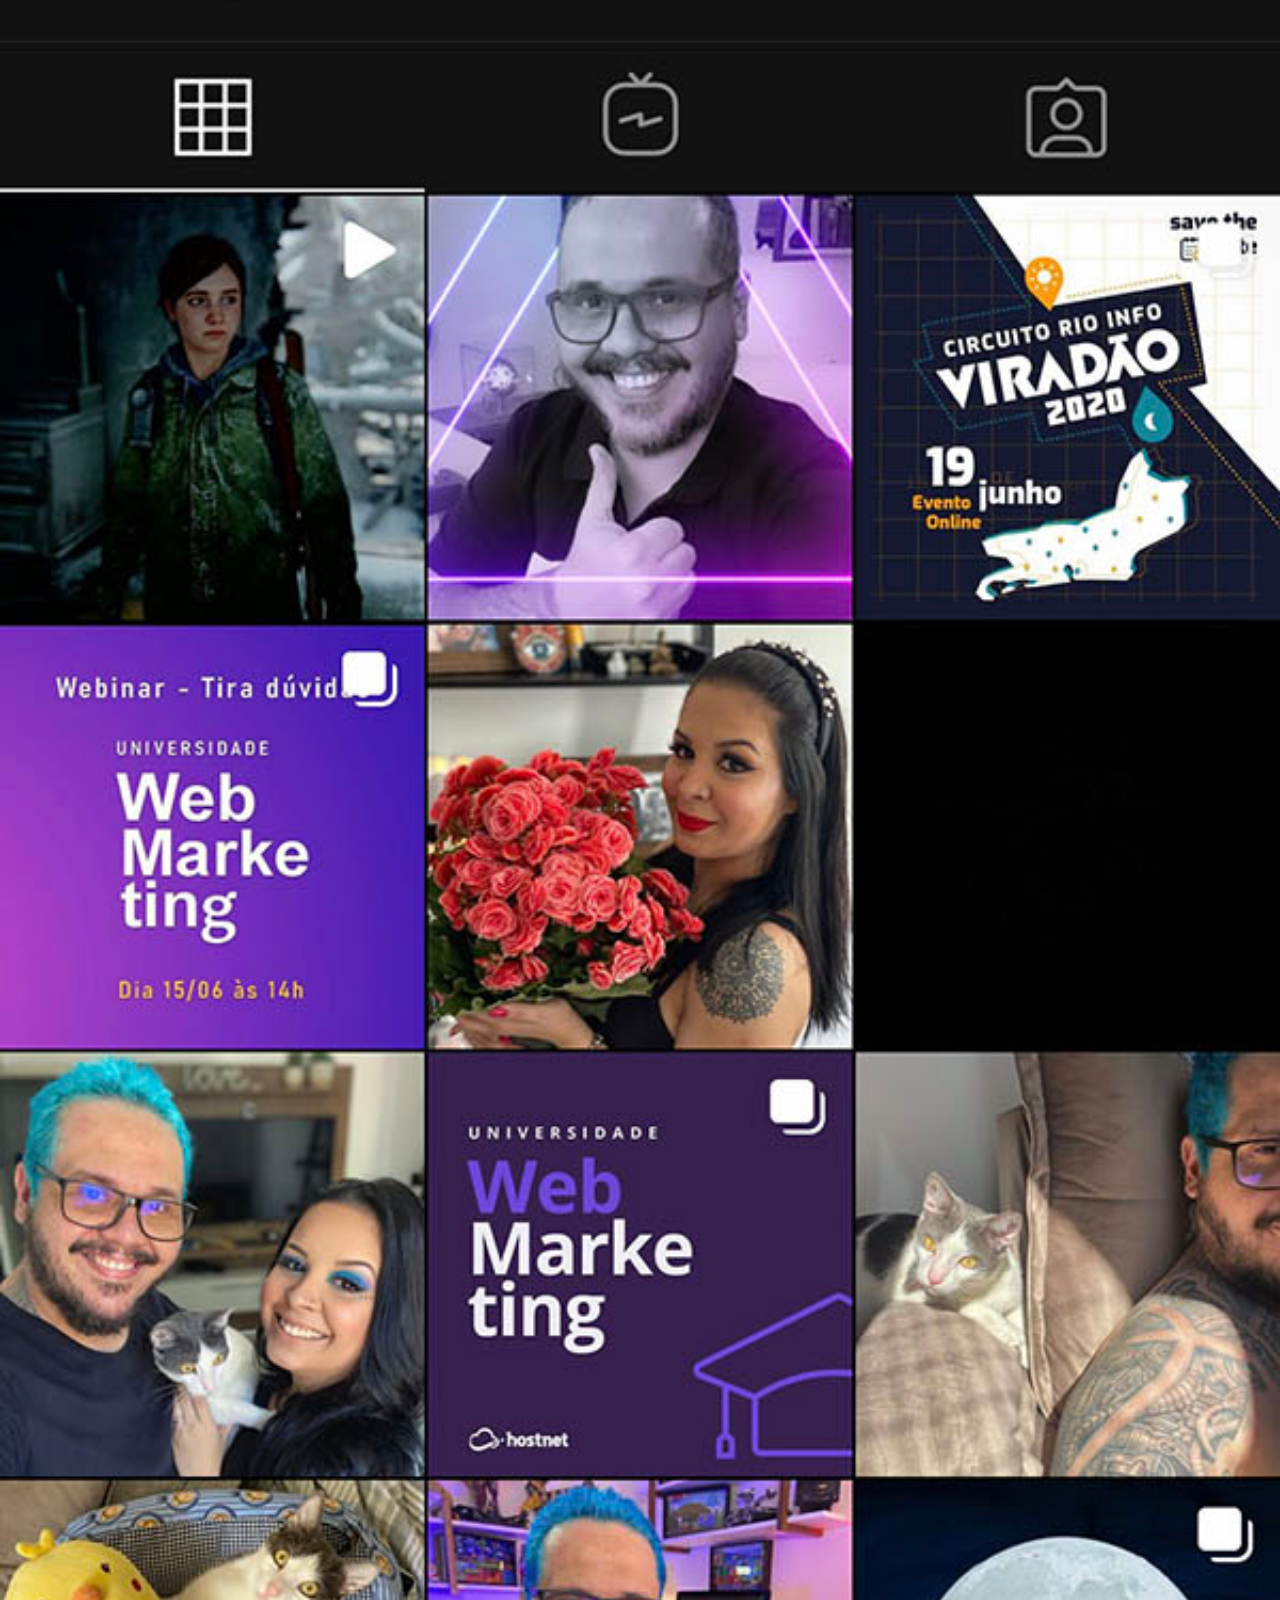
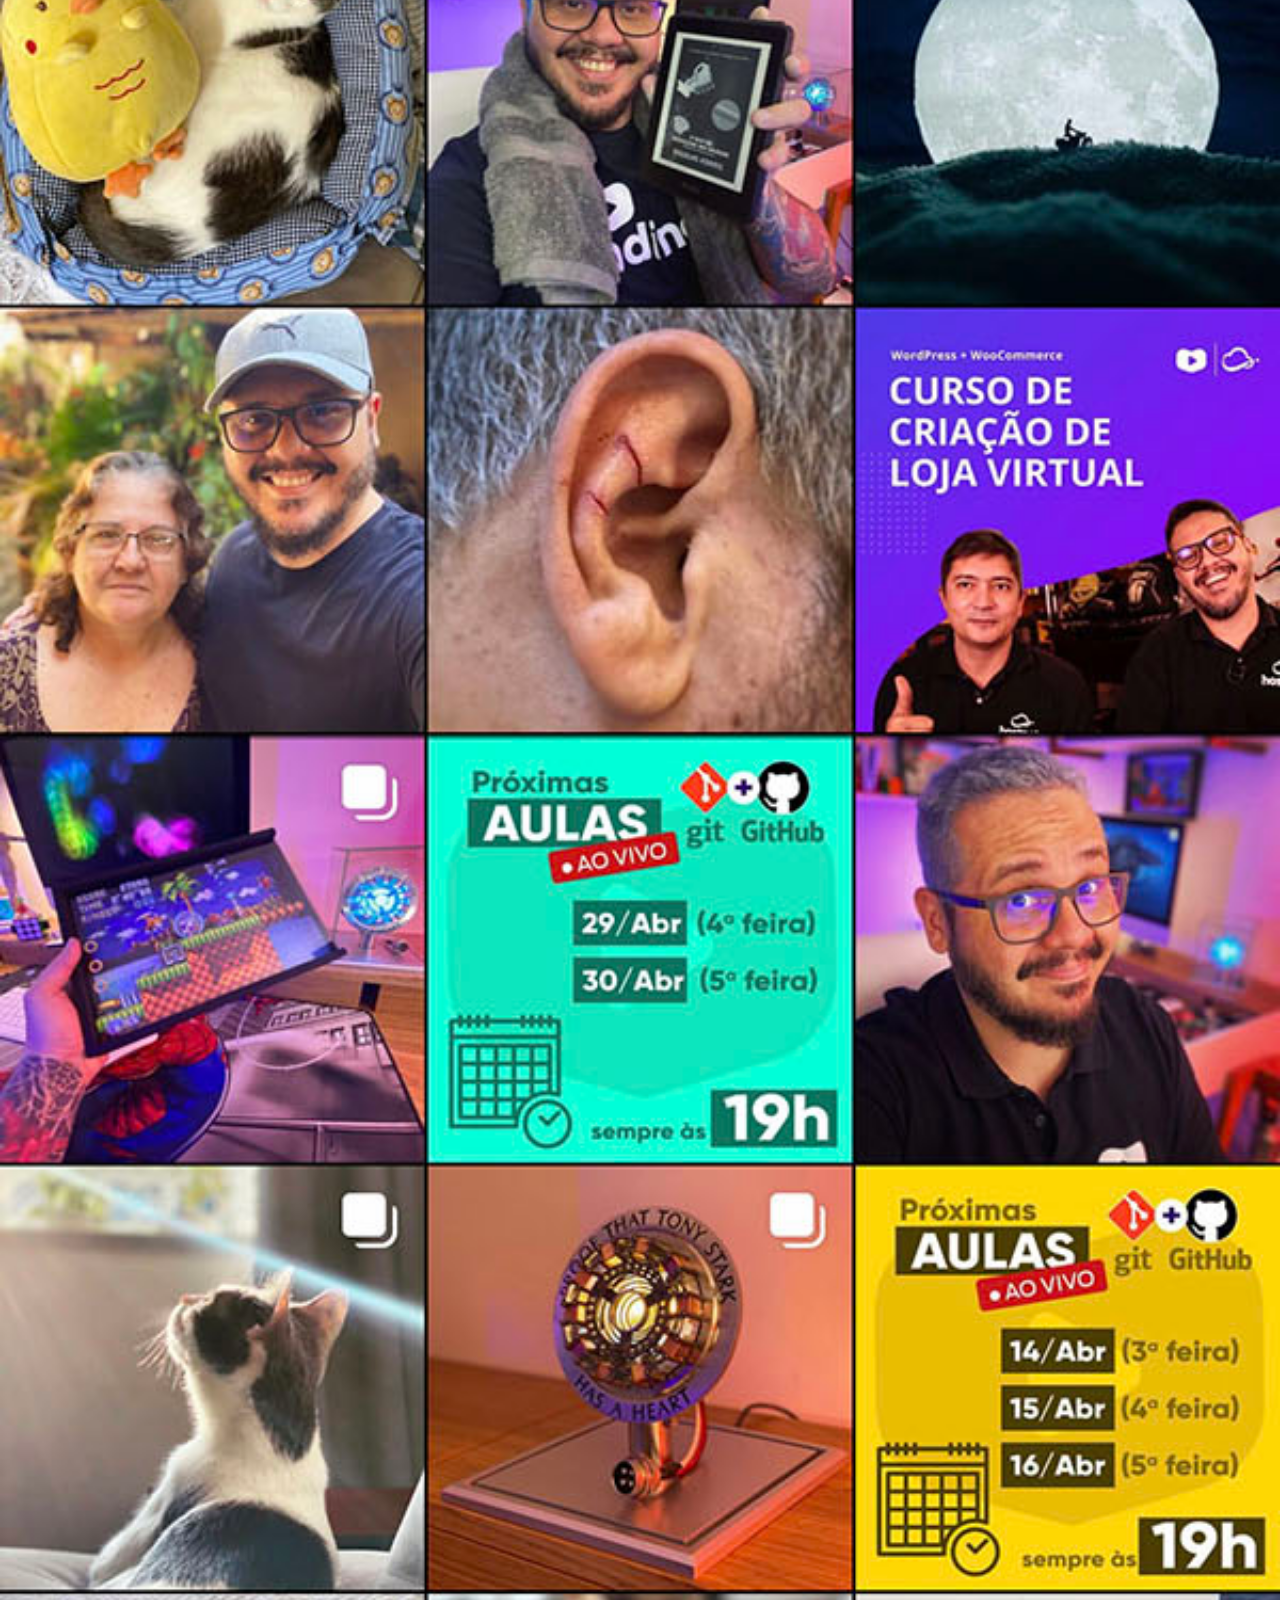
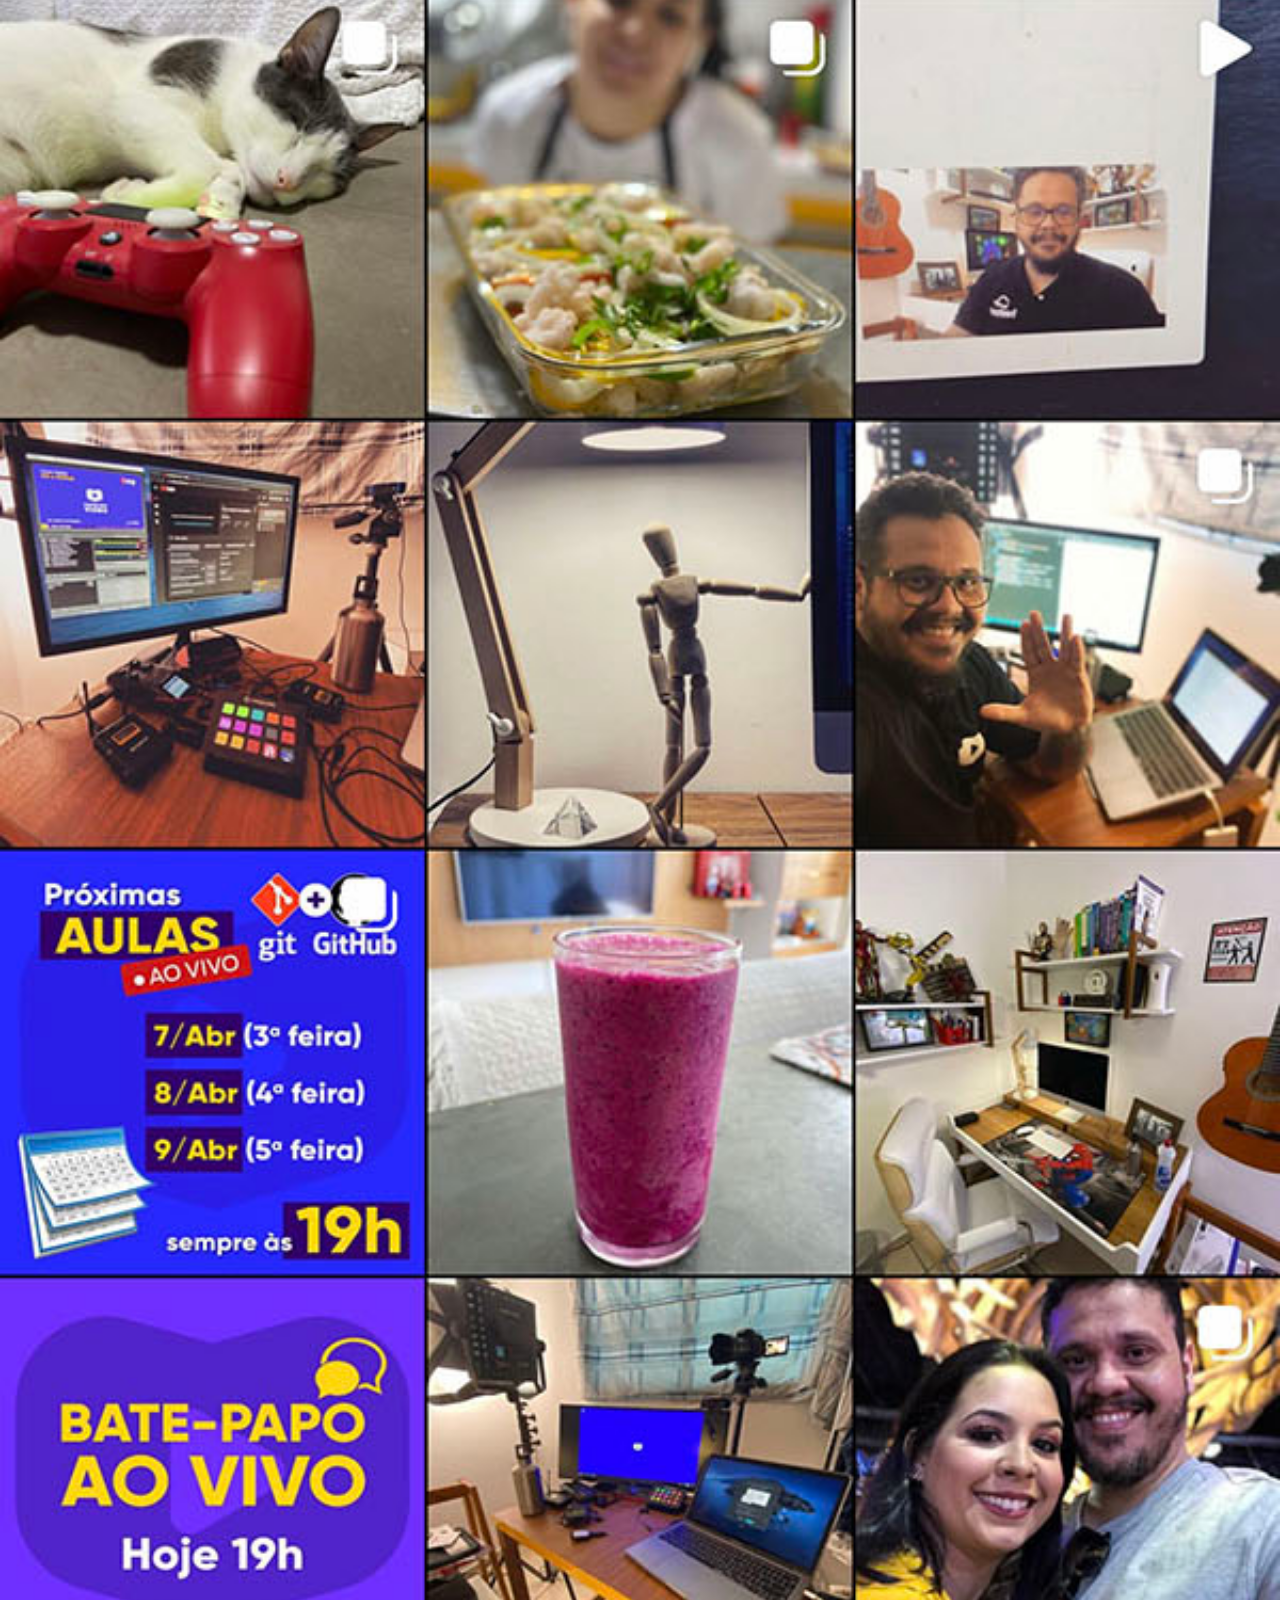
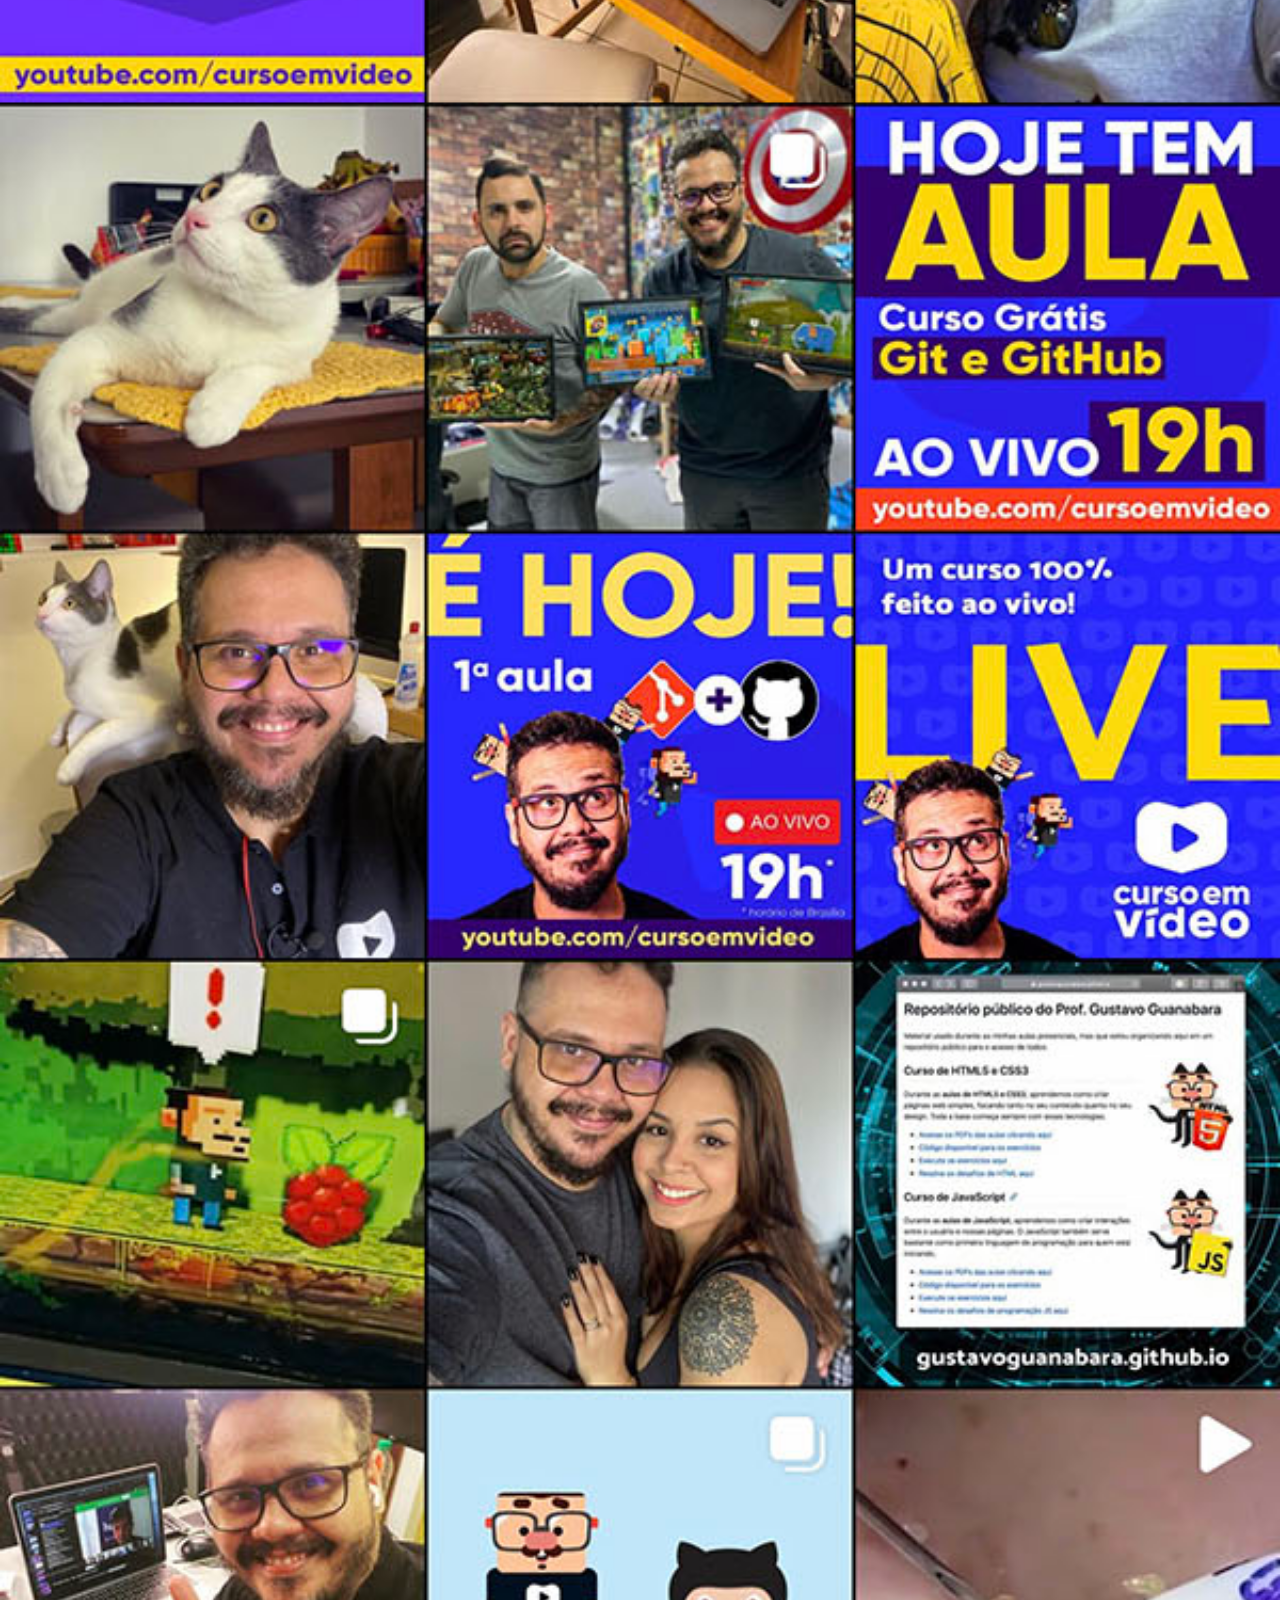
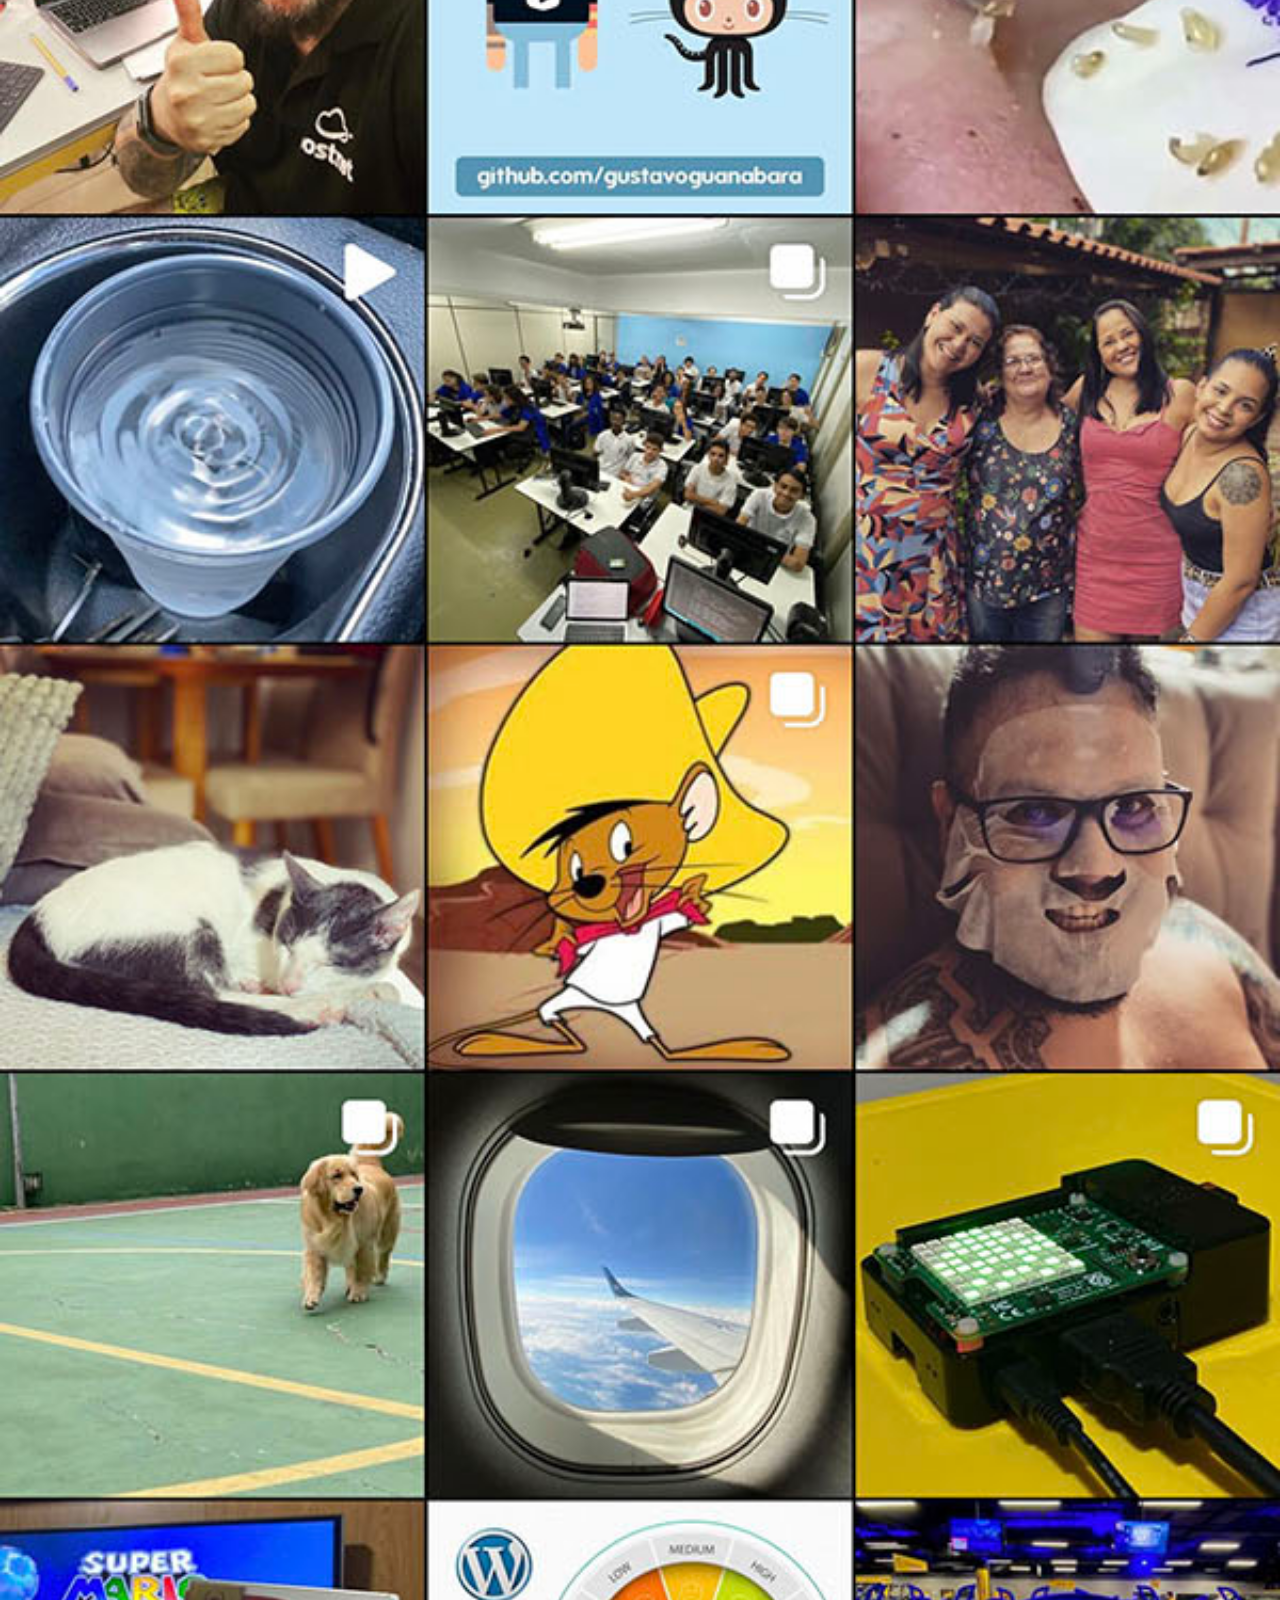
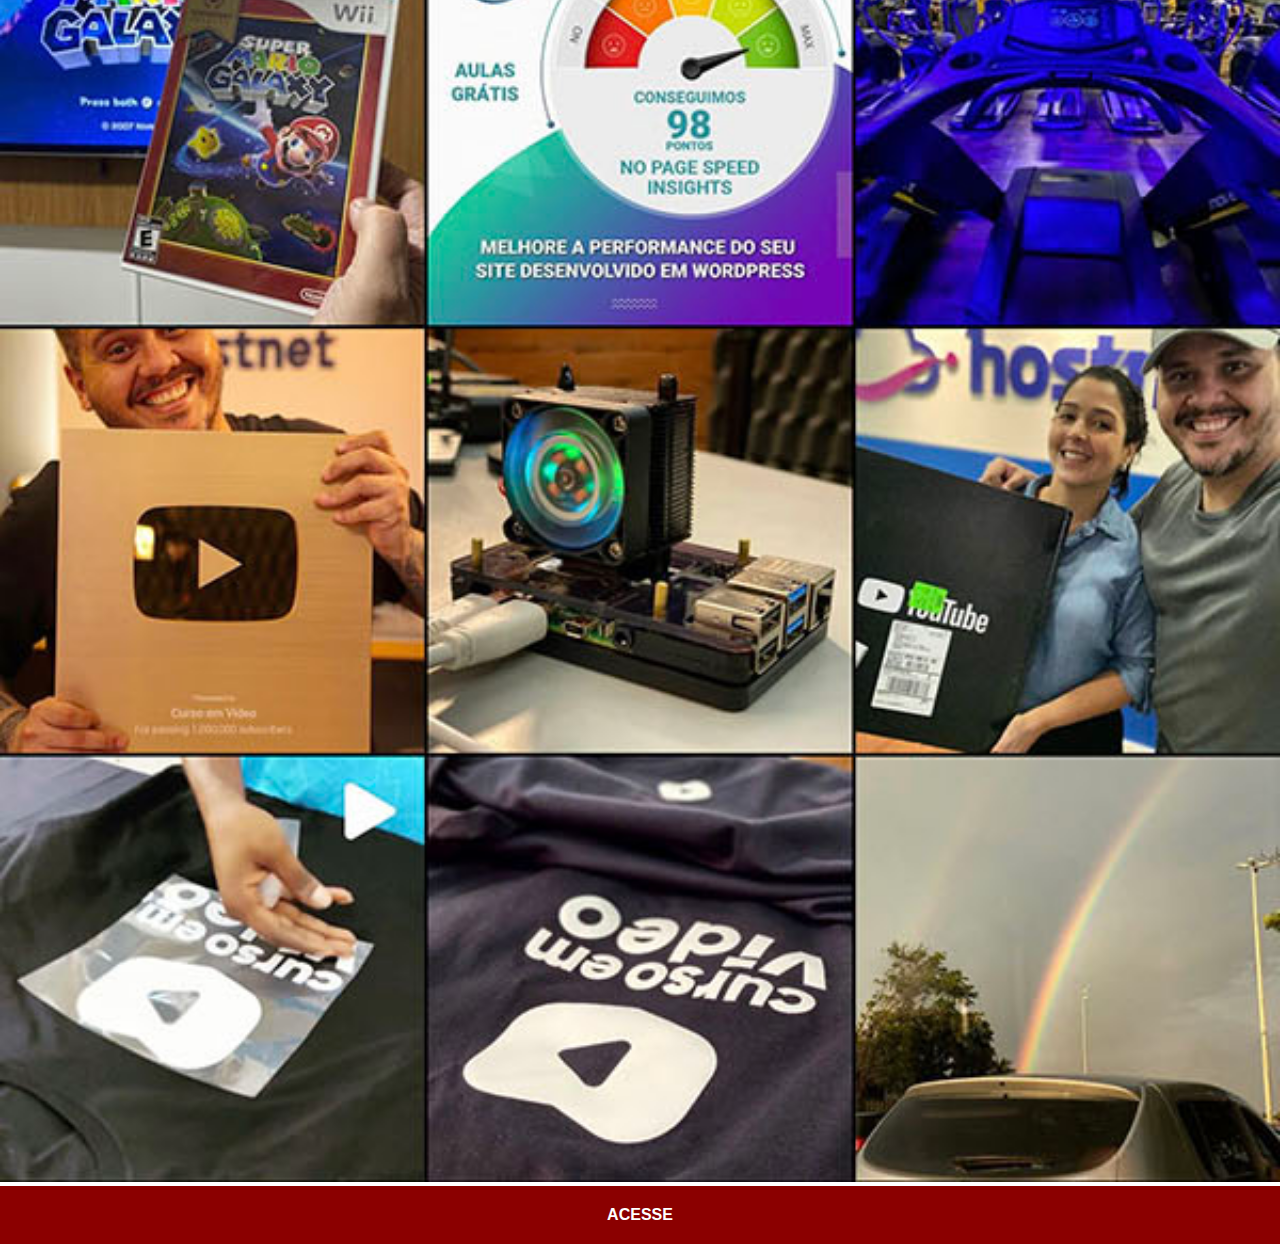
<file: instagram.html>
<!DOCTYPE html>
<html lang="pt-br">
<head>
    <meta charset="UTF-8">
    <meta name="viewport" content="width=device-width, initial-scale=1.0">
    <title>Instagram</title>
    <link rel="stylesheet" href="estilos/social.css">
</head>
<body>
    <img src="imagens/tela-instagram.jpg" alt="Instagram">
    <a href="https://www.instagram.com/gustavoguanabara/" target="_blank">ACESSE</a>
</body>
</html>
</file>
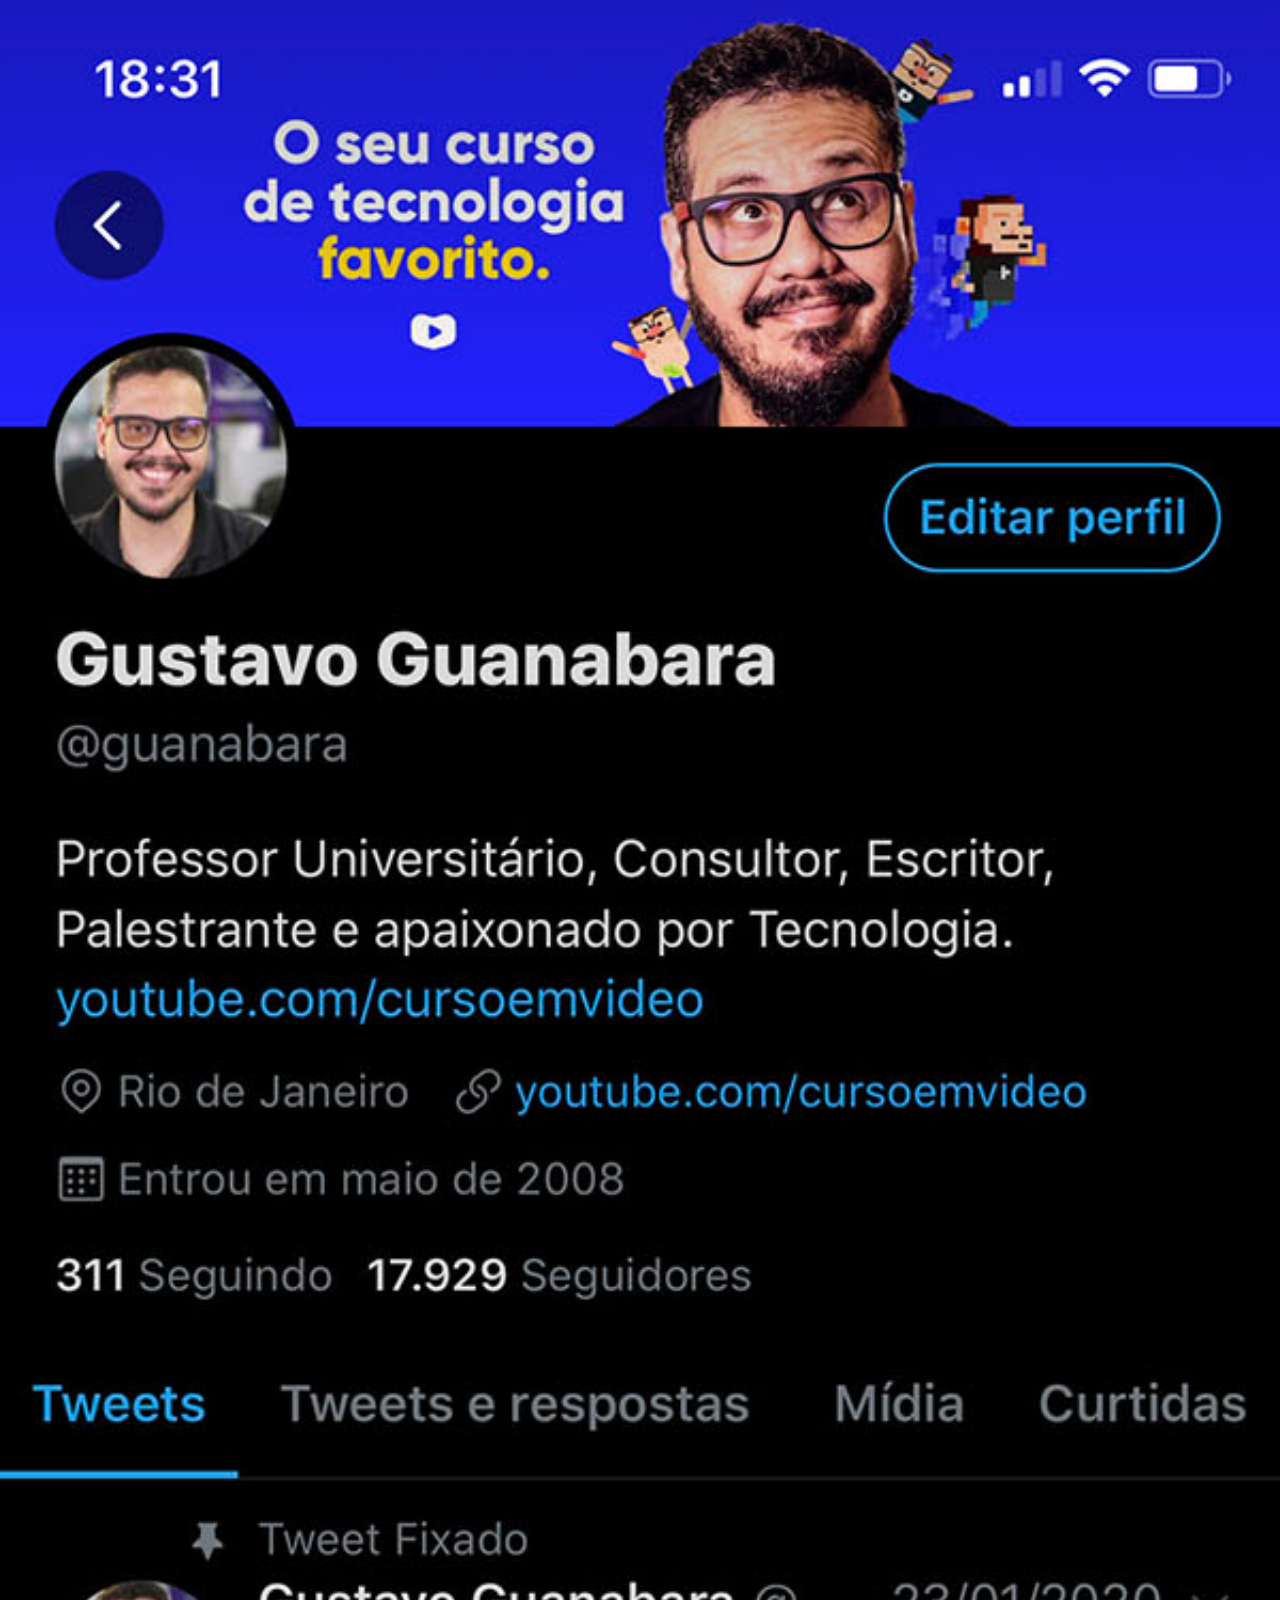
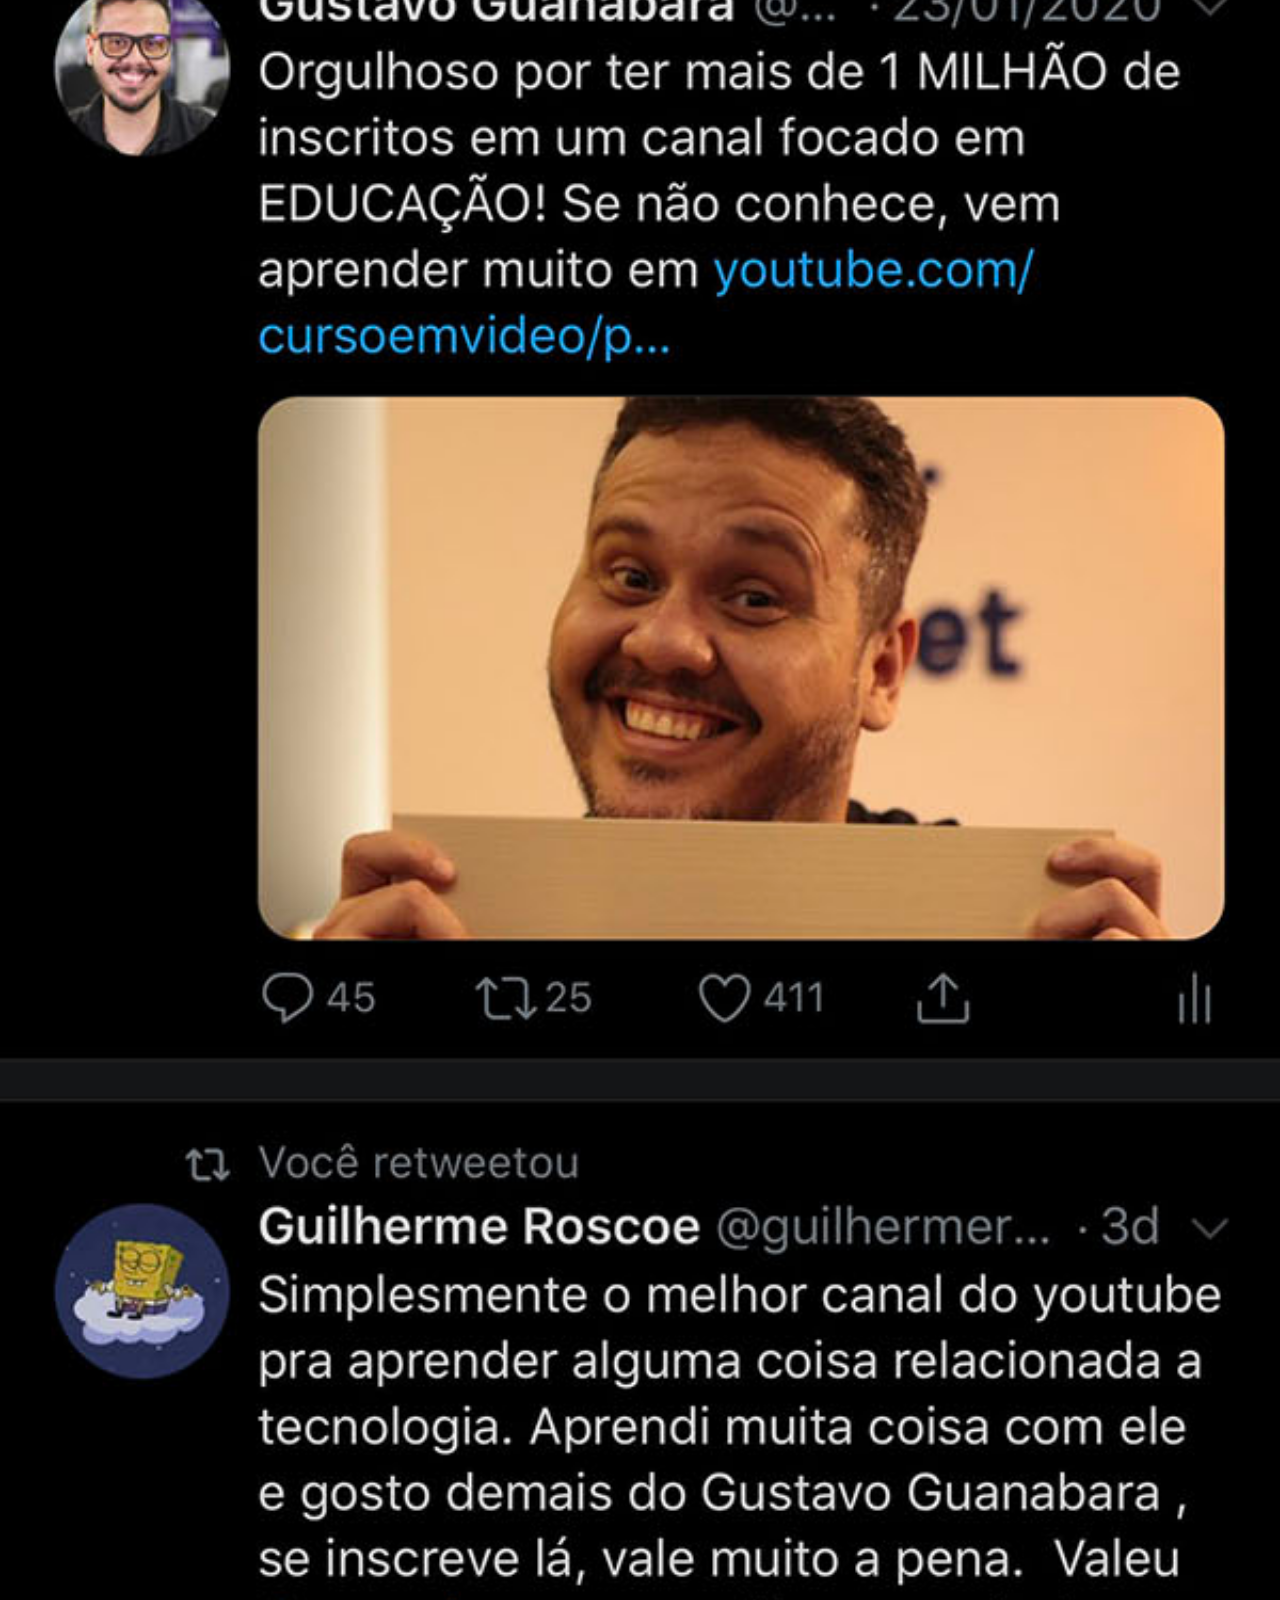
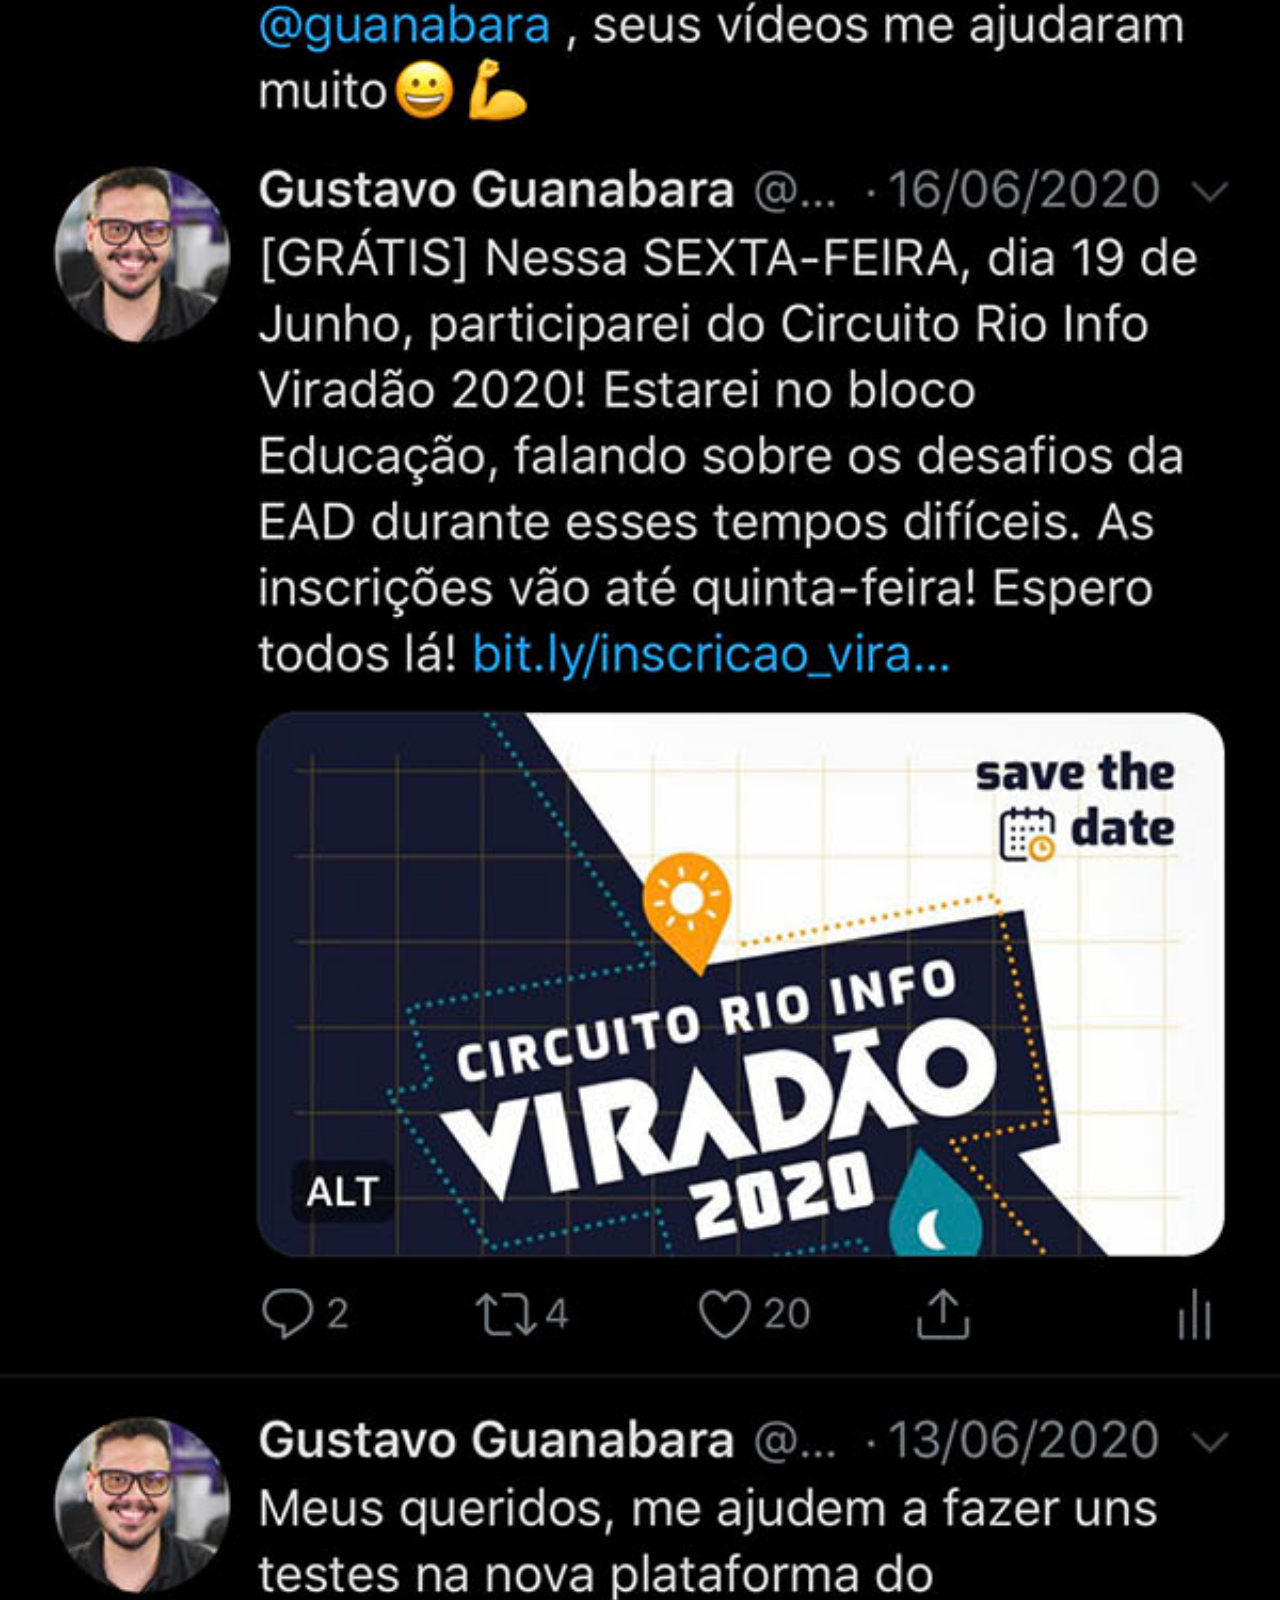
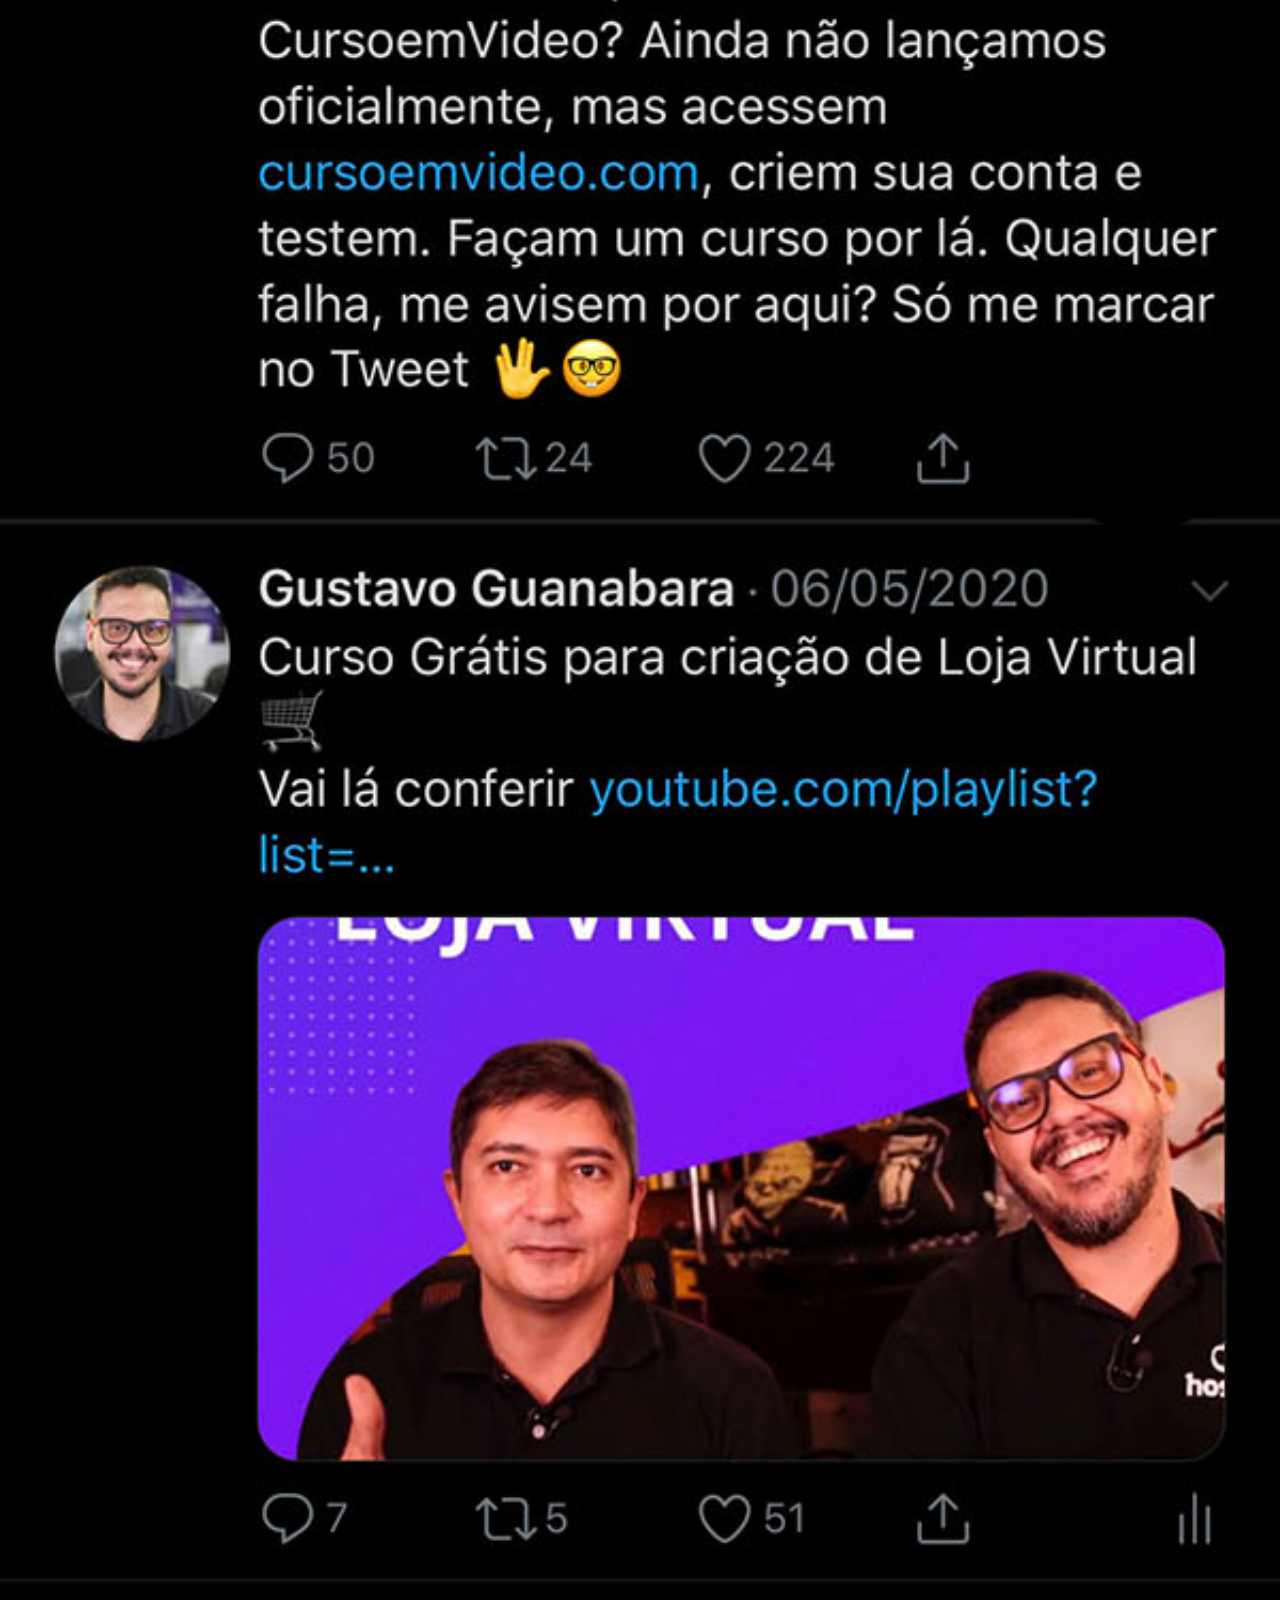
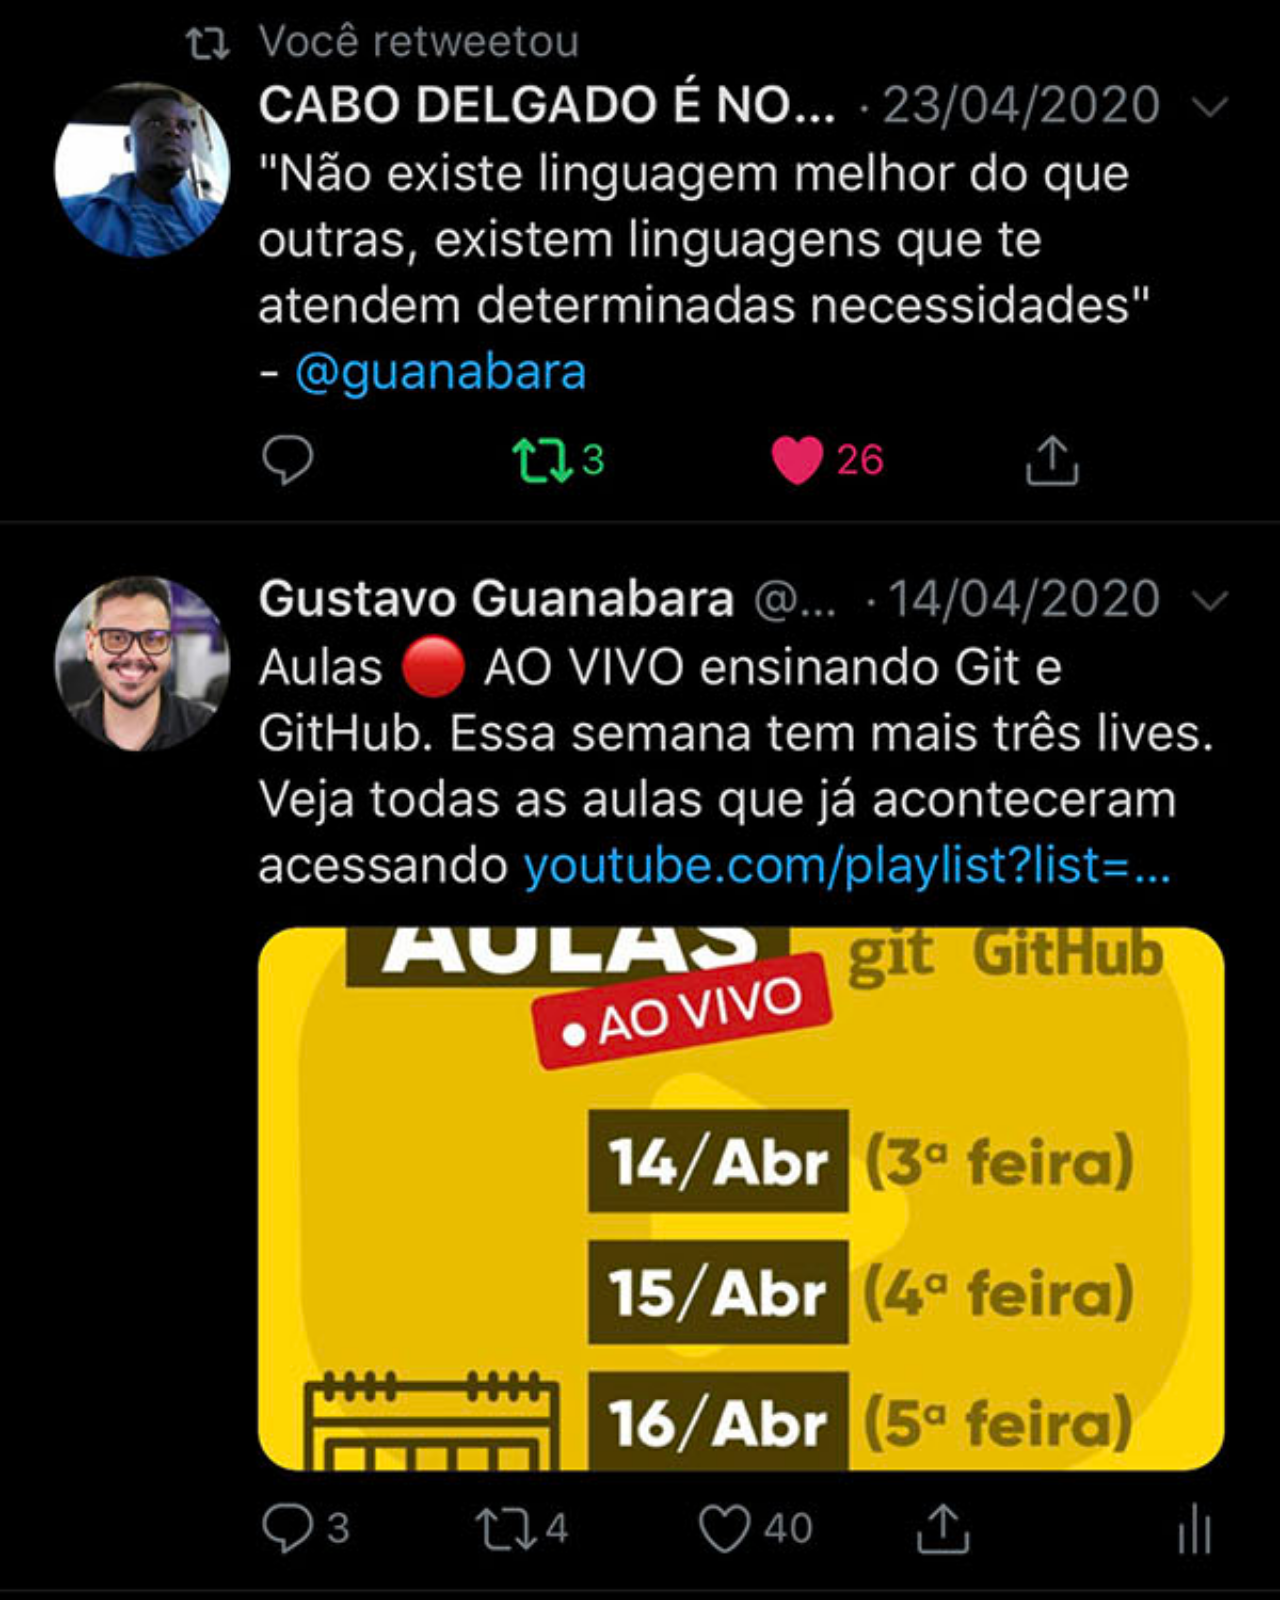
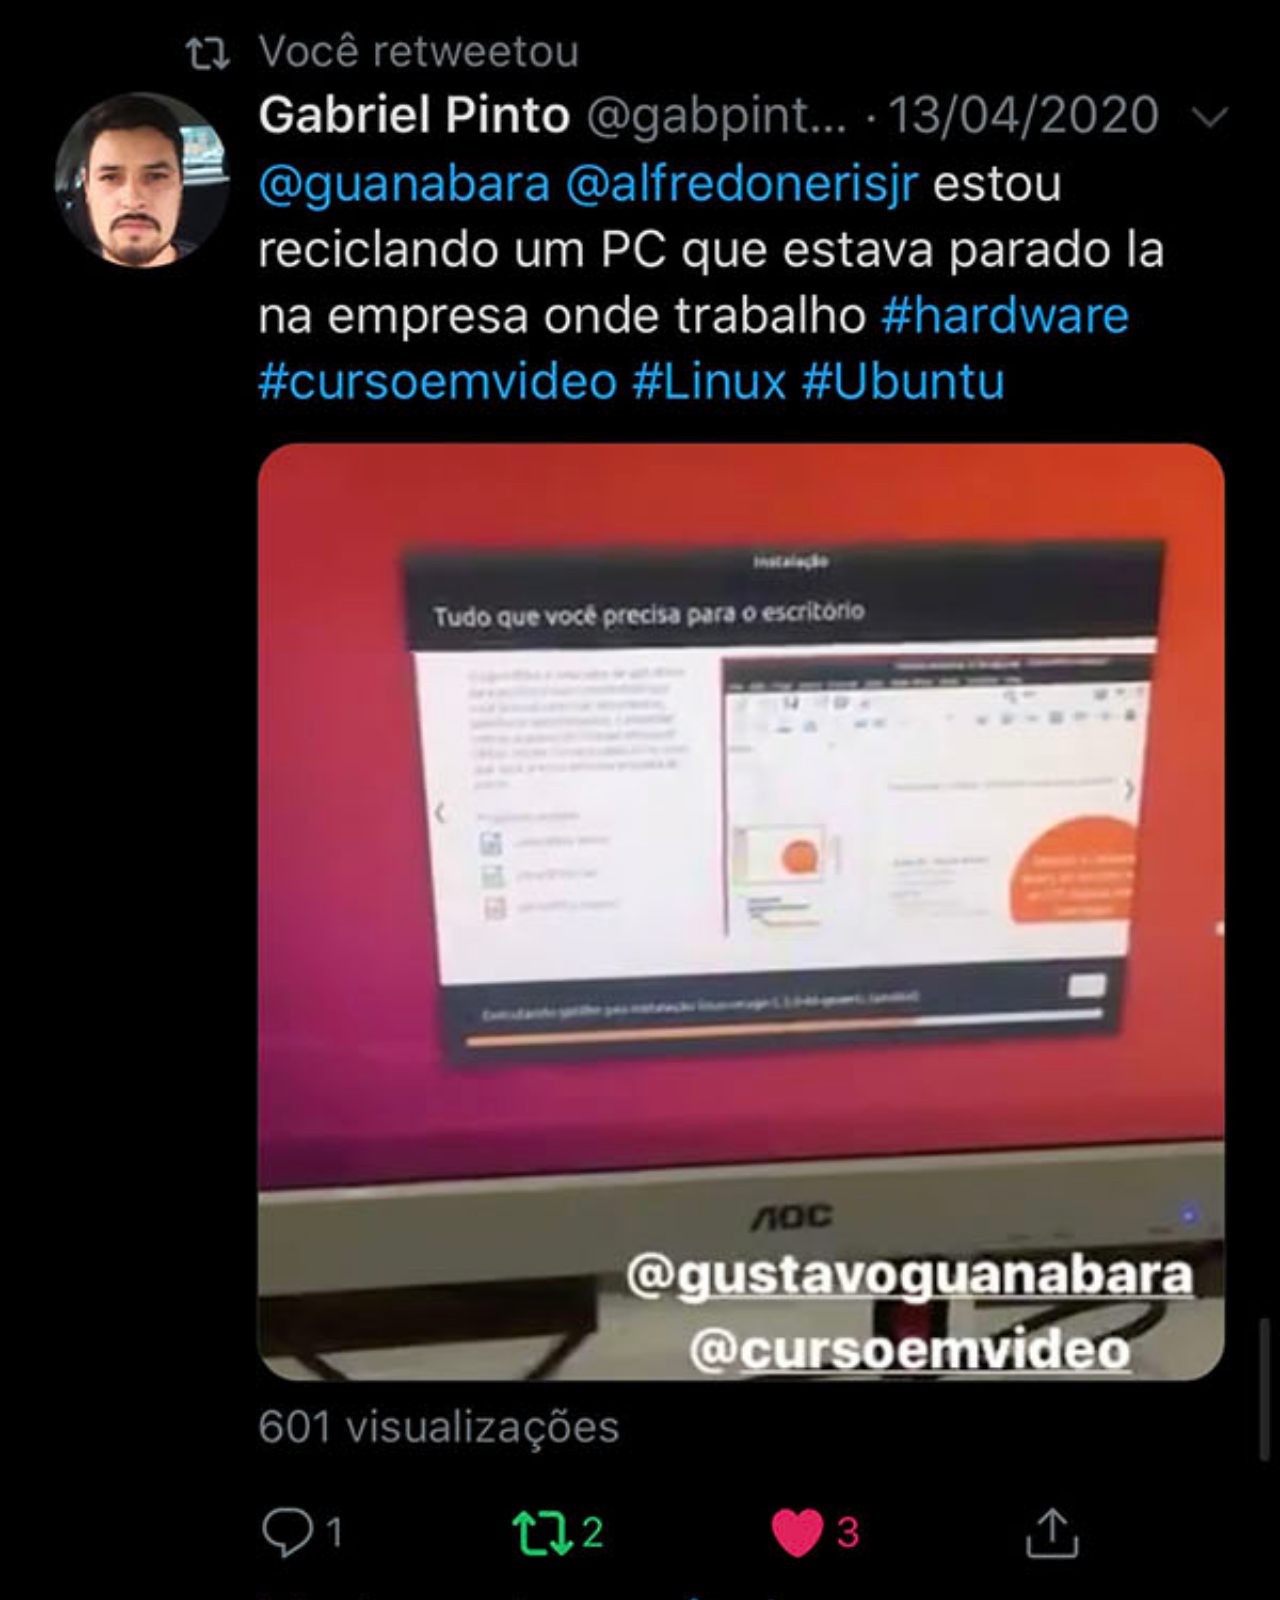
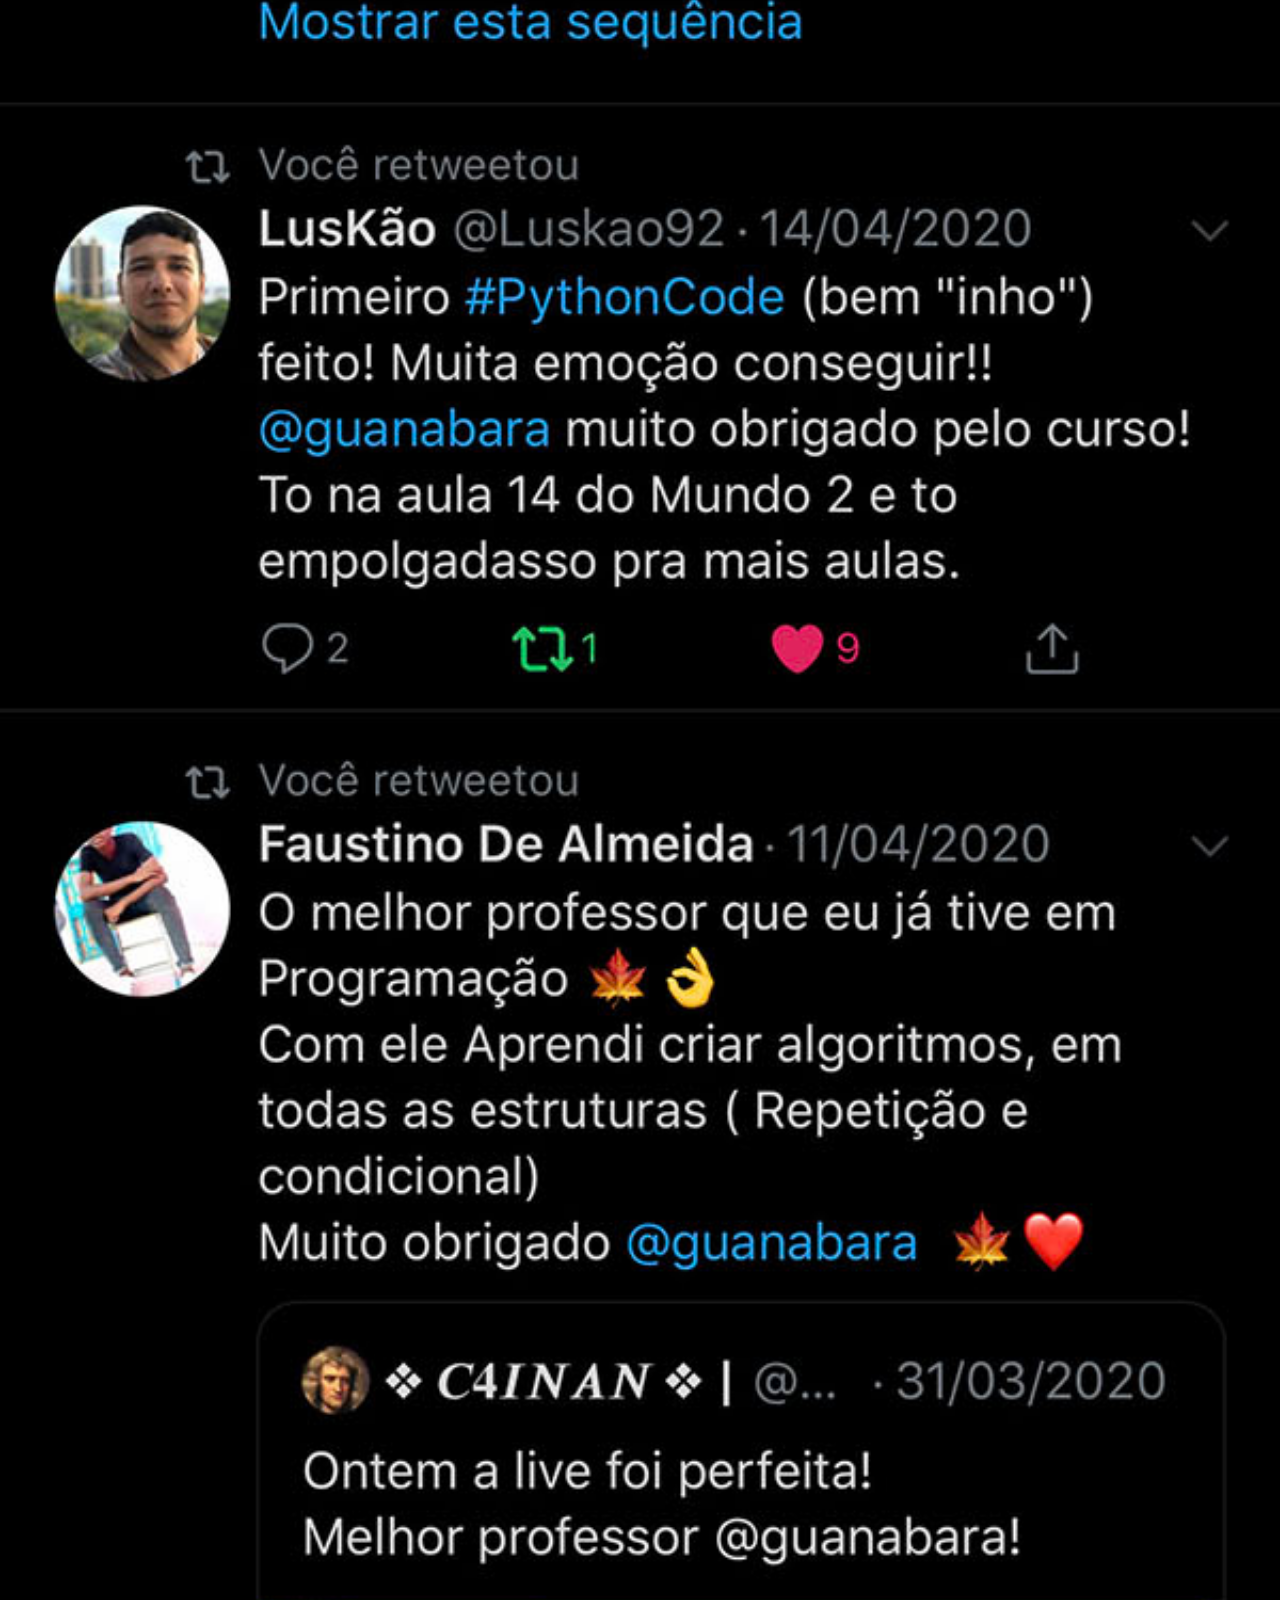
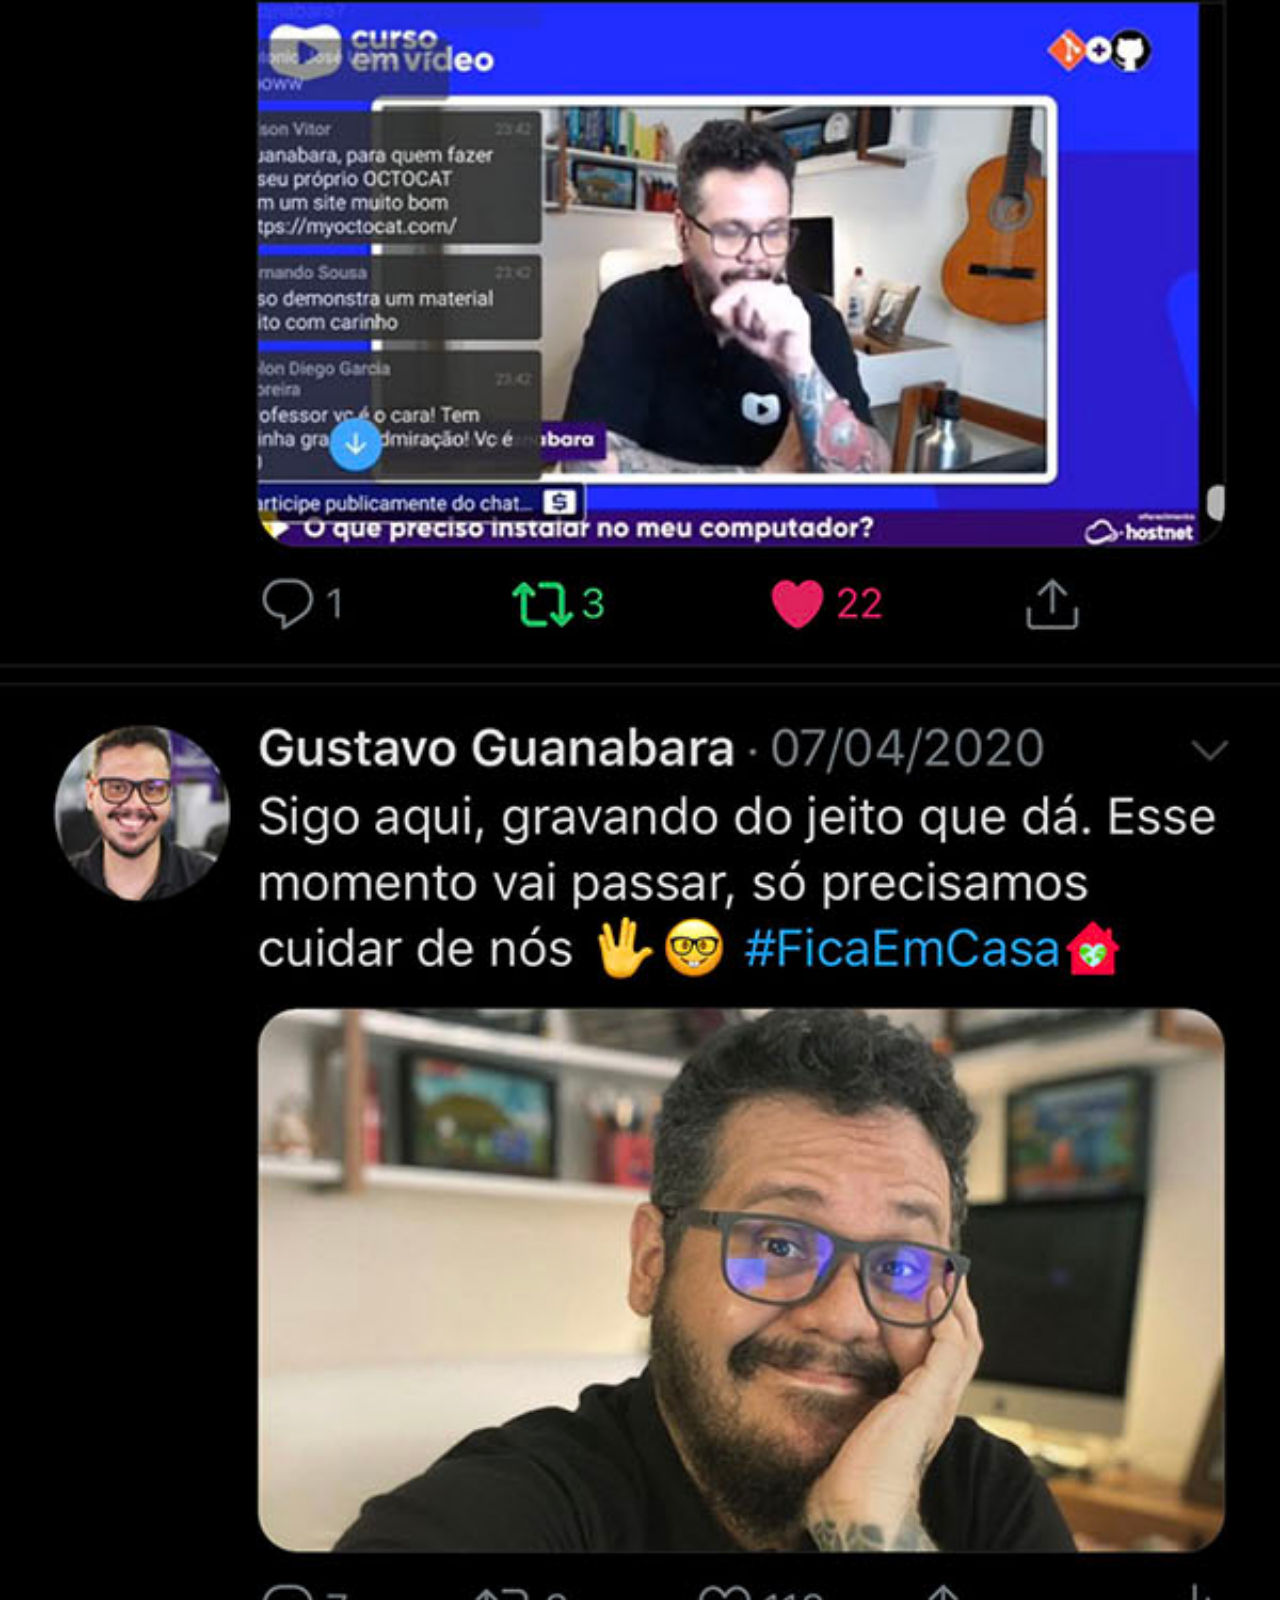
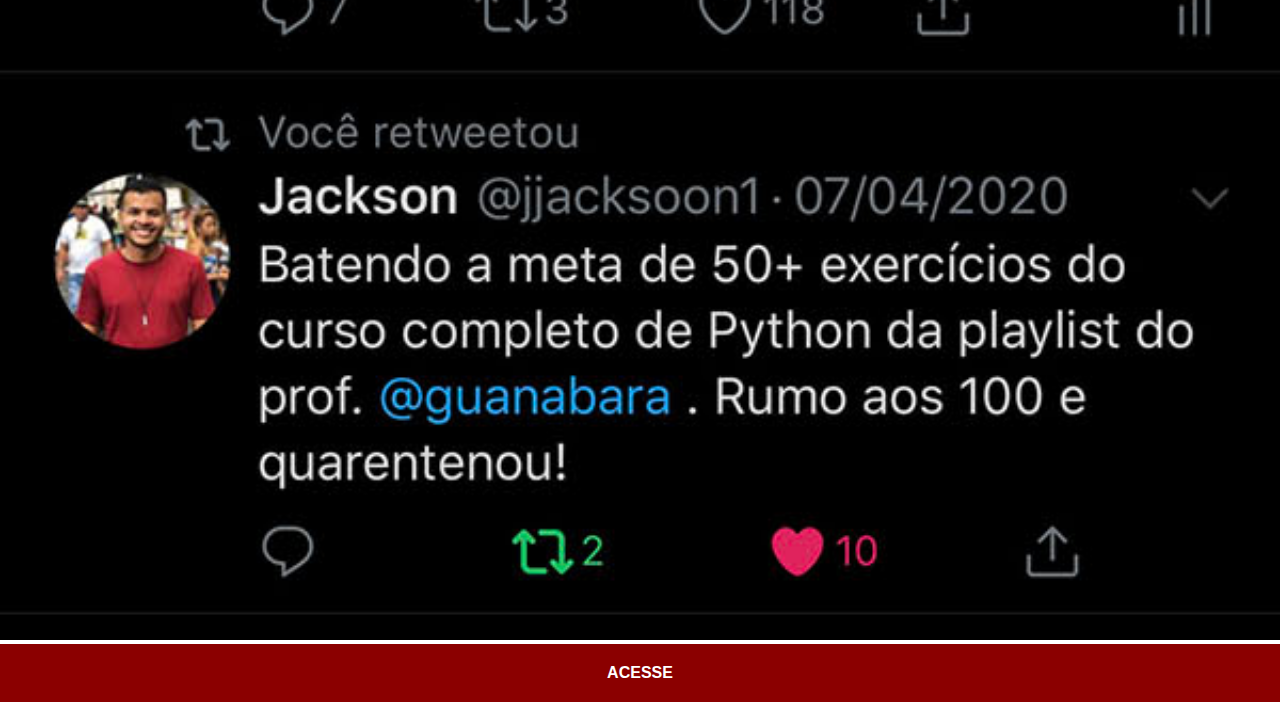
<file: twitter.html>
<!DOCTYPE html>
<html lang="pt-br">
<head>
    <meta charset="UTF-8">
    <meta name="viewport" content="width=device-width, initial-scale=1.0">
    <title>Twitter</title>
    <link rel="stylesheet" href="estilos/social.css">
</head>
<body>
    <img src="imagens/tela-twitter.jpg" alt="Twitter">
    <a href="https://x.com/guanabara" target="_blank">ACESSE</a>
</body>
</html>
</file>
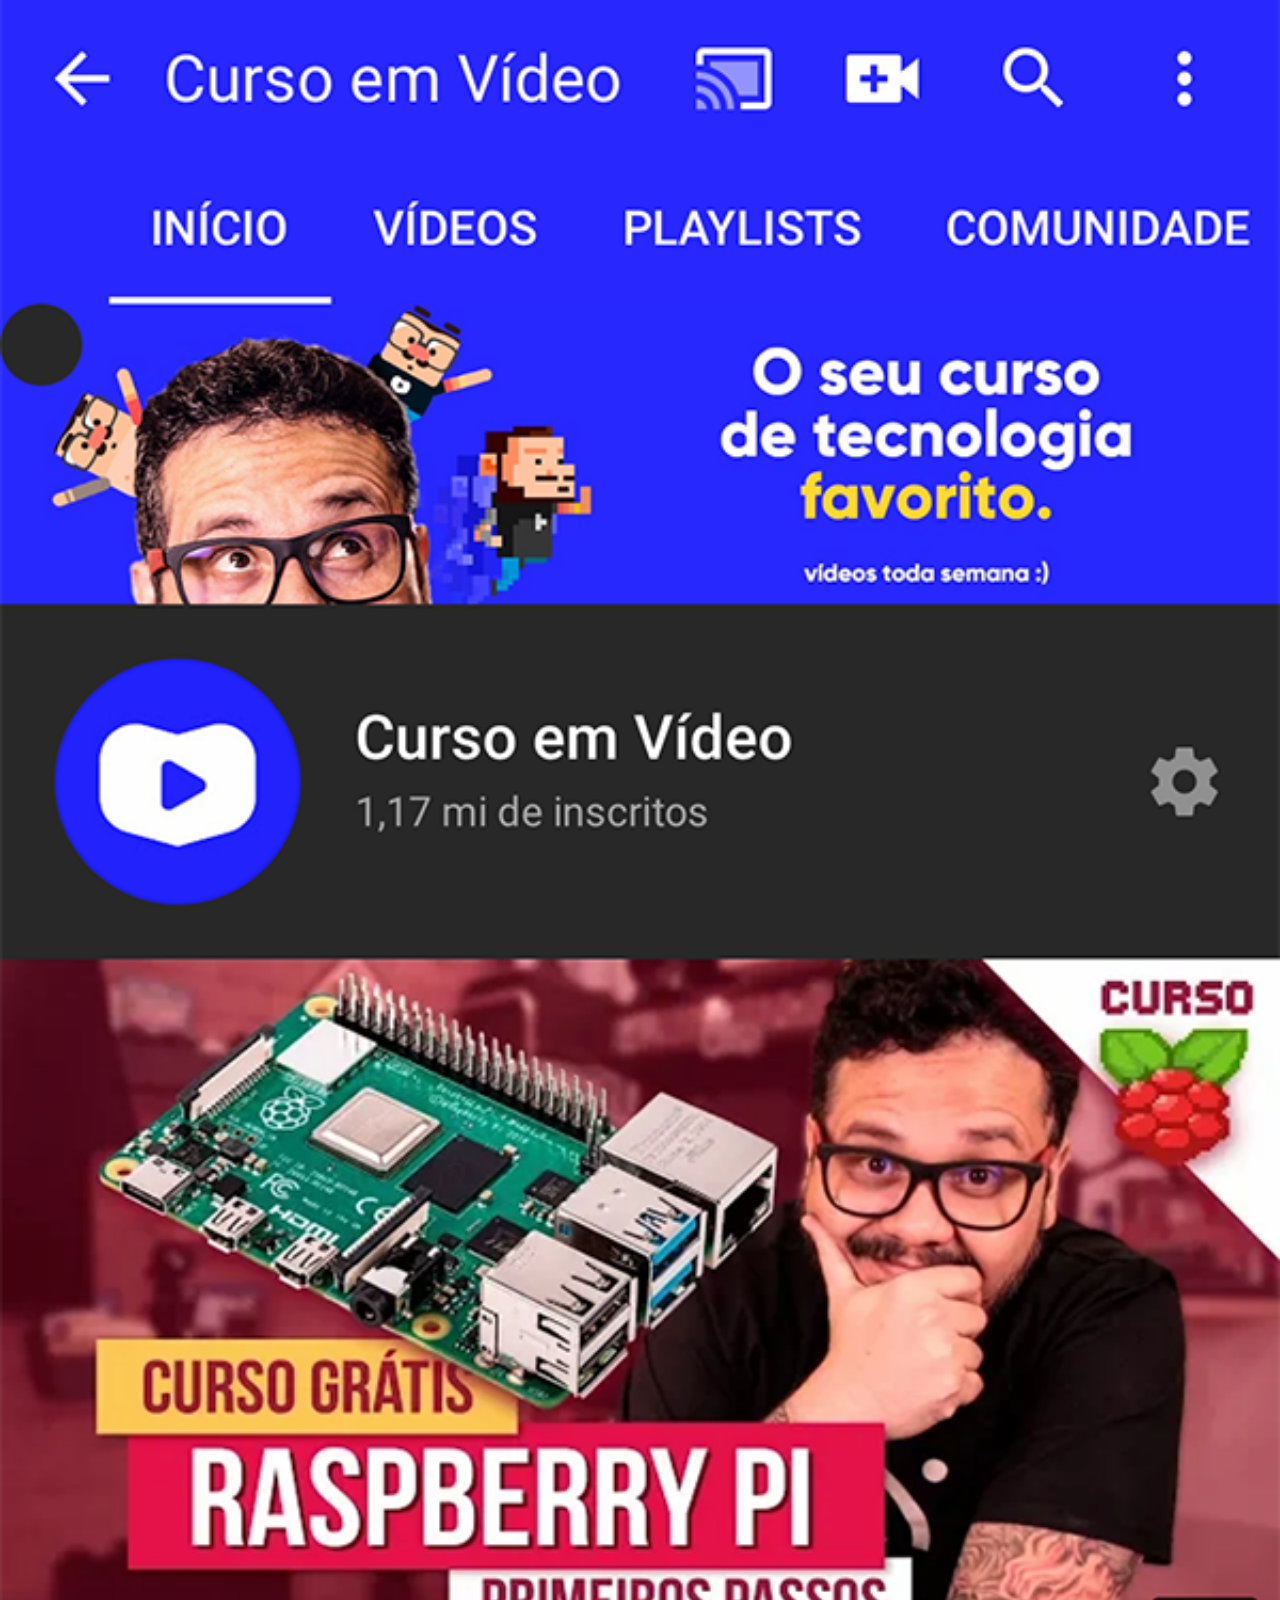
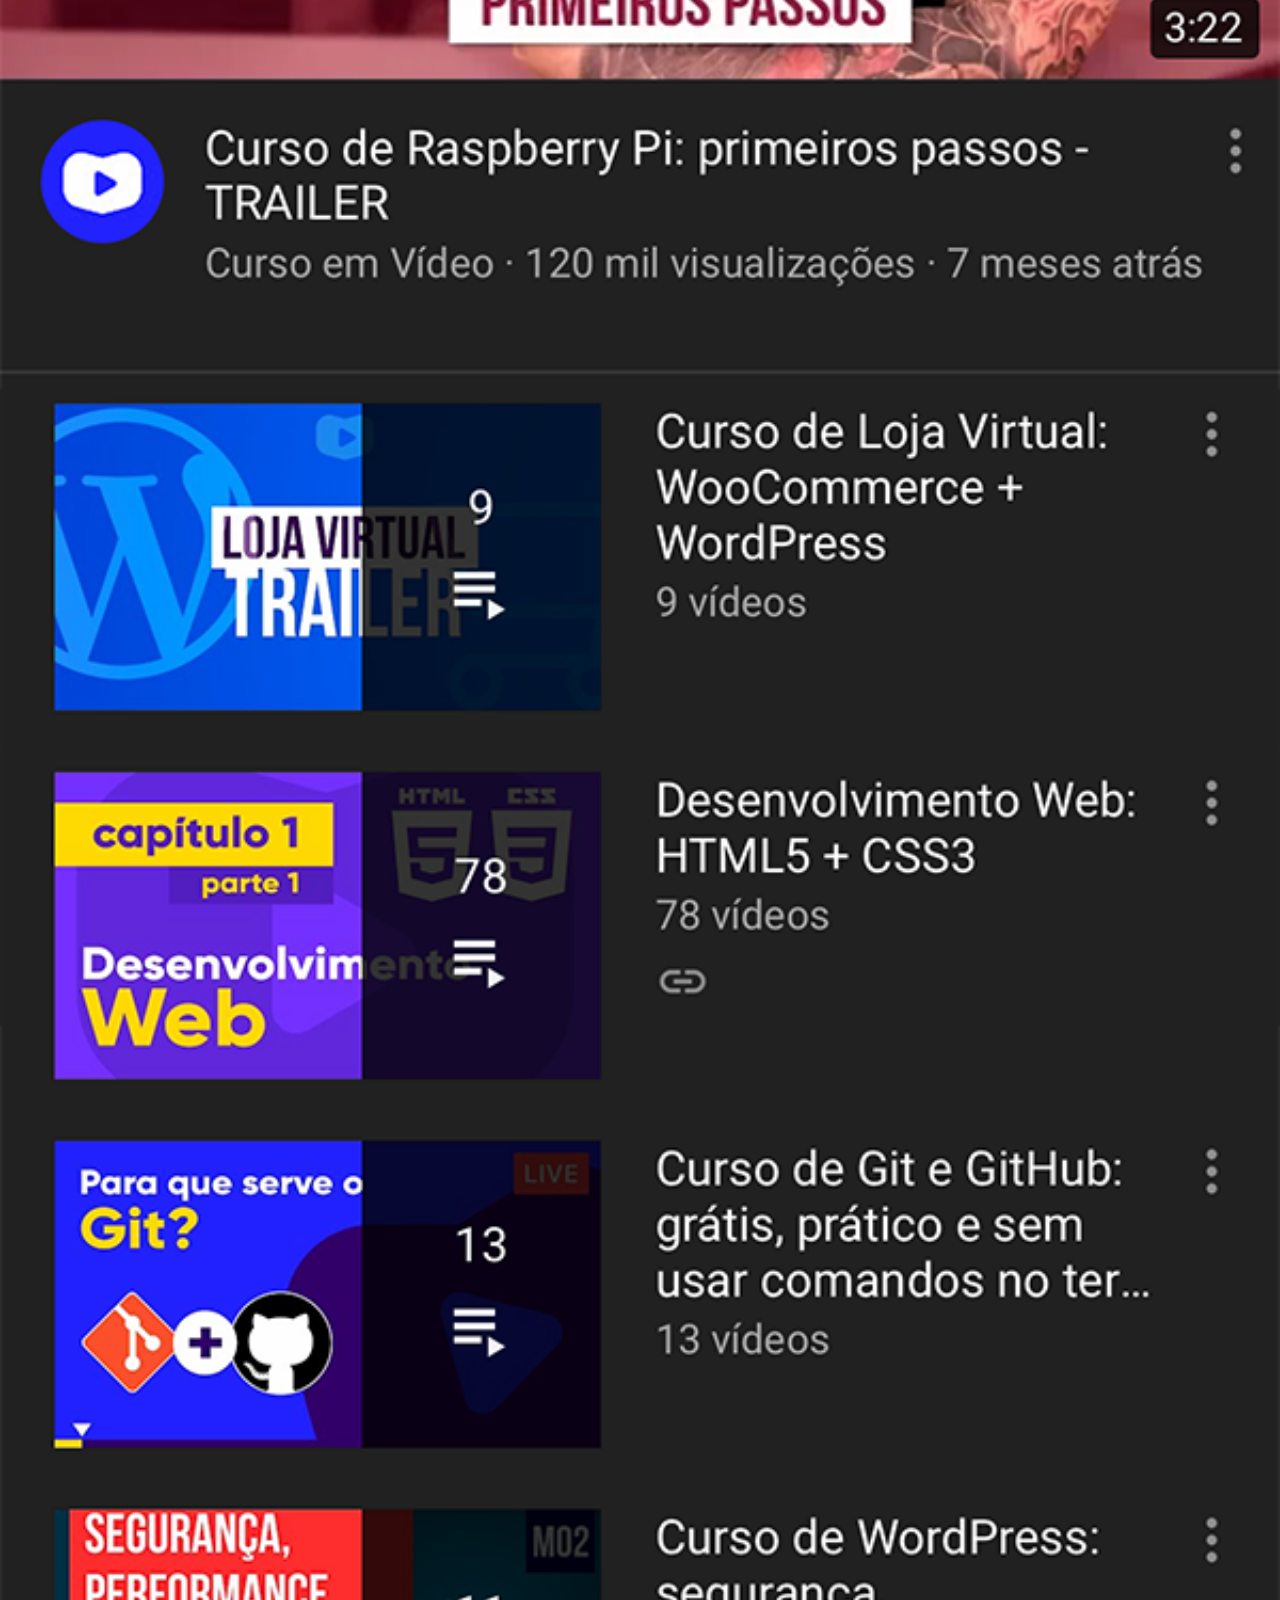
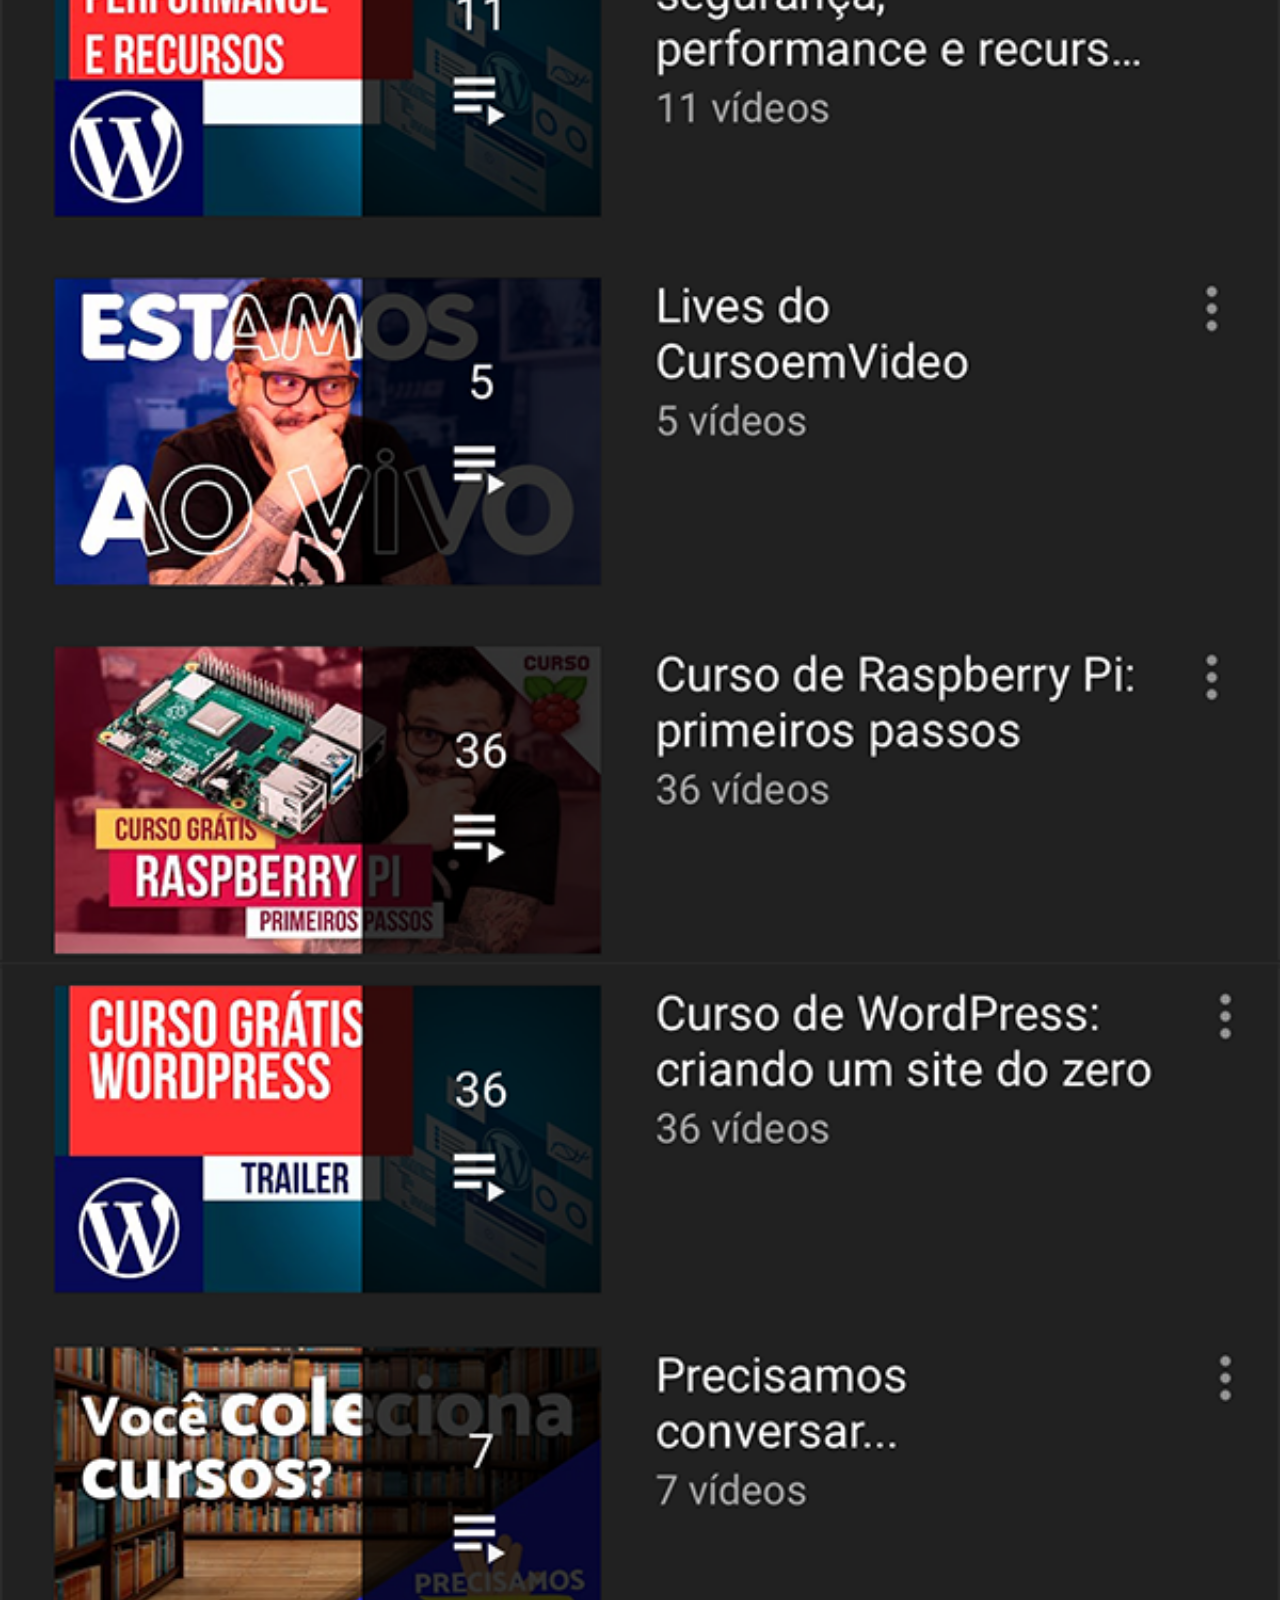
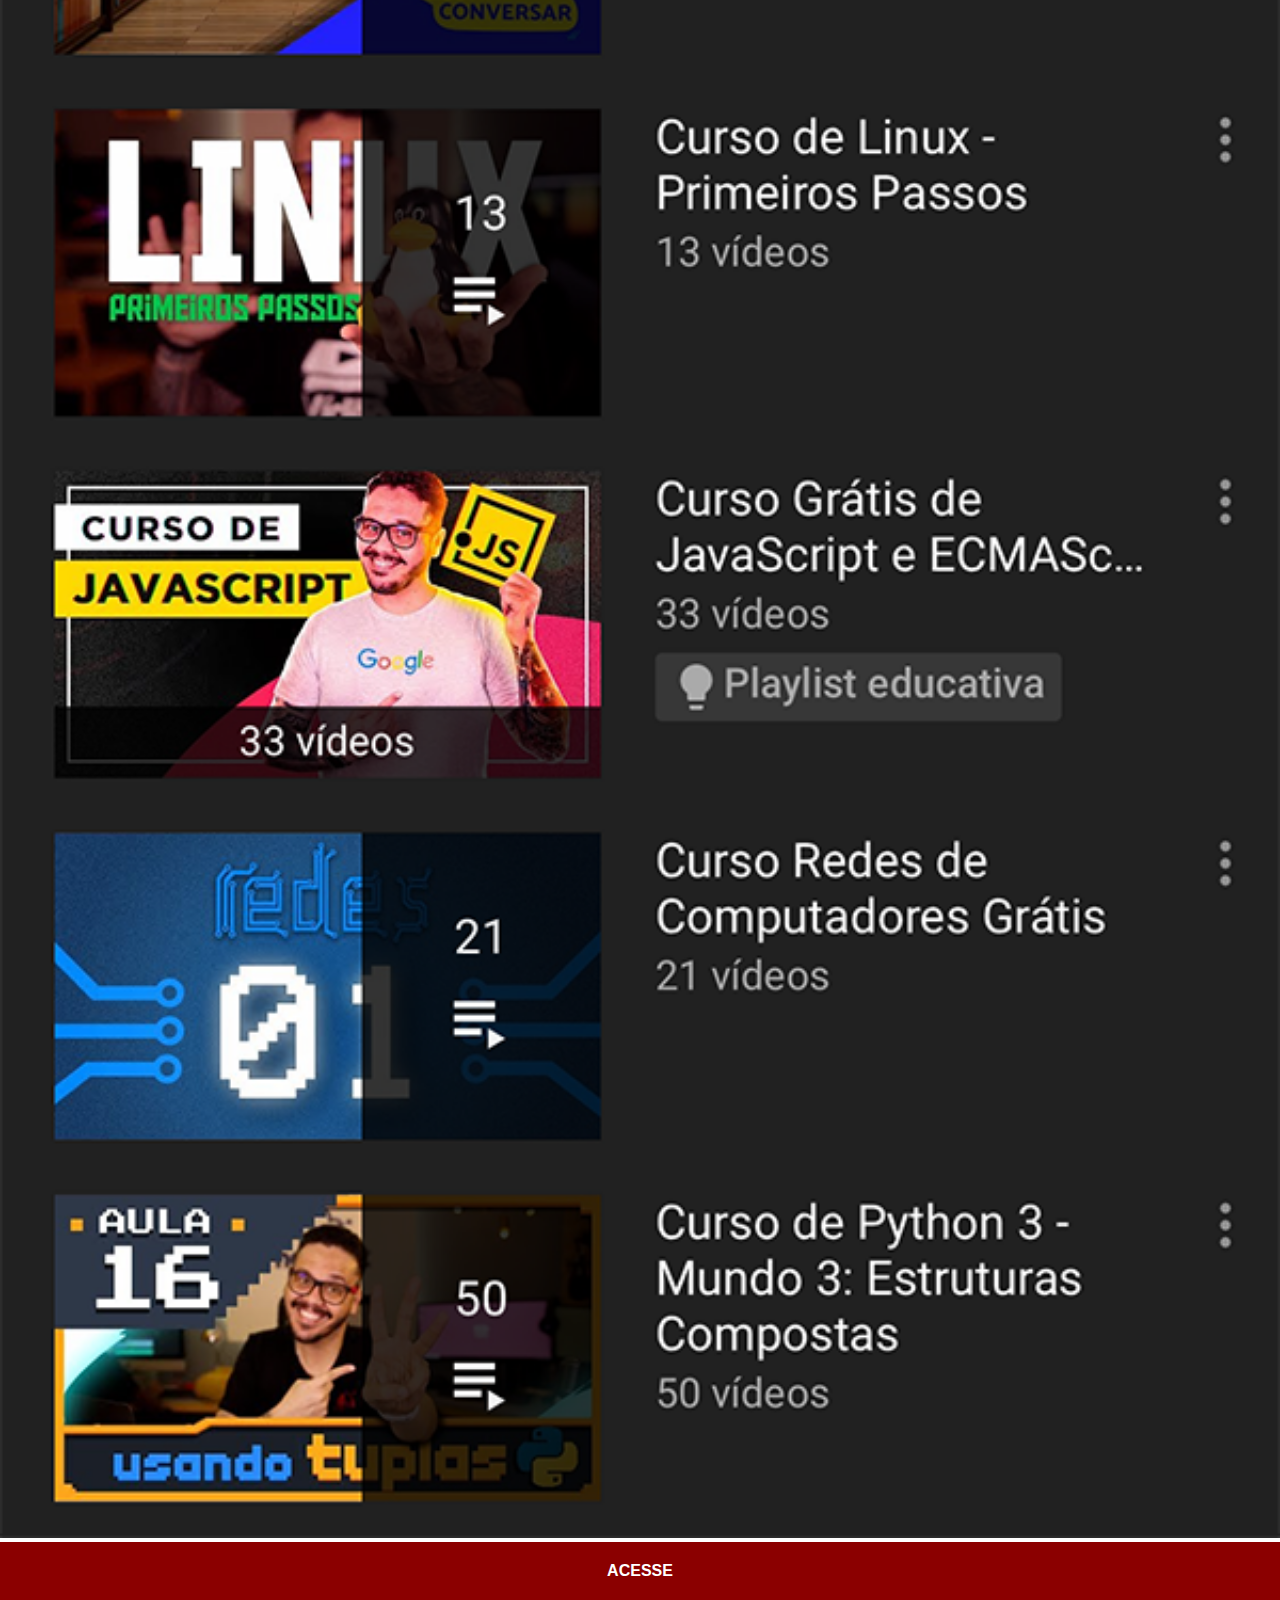
<file: youtube.html>
<!DOCTYPE html>
<html lang="pt-br">
<head>
    <meta charset="UTF-8">
    <meta name="viewport" content="width=device-width, initial-scale=1.0">
    <title>YouTube</title>
    <link rel="stylesheet" href="estilos/social.css">
</head>
<body>
    <img src="imagens/tela-youtube.png" alt="YouTube">
    <a href="https://www.youtube.com/c/CursoemV%C3%ADdeo/playlists" target="_blank">ACESSE</a>
</body>
</html>
</file>
<file: estilos/style.css>
@charset "UTF-8";

* {
    margin: 0px;
    padding: 0px;
    font-family: Arial, Helvetica, sans-serif;
}

html, body {
    height: 100vh;
    width: 100vw;
    background-color: black;
}

body {
    background: url(../imagens/fundo-madeira.jpg) no-repeat top center;
    background-size: cover;
    background-attachment: fixed;
}

main {
    position: relative;
    height: 100vh;
}

section#telefone {
    position: absolute;
    top: 50%;
    left: 50%;
    transform: translate(-50%, -50%);

    height: 627px;
    width: 311px;
    background: url(../imagens/frame-iphone.png) no-repeat;
}

iframe#tela {
    position: relative;
    top: 80px;
    left: 22px;
    width: 267px;
    height: 471px;
}

section#redes-sociais img {
    width: 50px;
    margin: 10px;
    border-radius: 50%;
    box-shadow: 2px 2px 5px rgba(0, 0, 0, 0.400);
    box-sizing: border-box;
}


section#redes-sociais img:hover {
    border: 2px solid rgba(255, 255, 255, 0.637);
    transform: translate(-3px, -3px);
    box-shadow: 5px 5px 10px black;
    transition: transform: .3s, border: 1s;
}
</file>
<file: estilos/social.css>
@charset "UTF-8";

* {
    margin: 0px;
    padding: 0px;
    font-family: Arial, Helvetica, sans-serif;
}

::-webkit-scrollbar {
    width: 0px;
    height: 0px;
}

img {
    width: 100vw;
}

a {
    display: block;
    background-color: darkred;
    color: white;
    padding: 20px;
    text-align: center;
    font-weight: bolder;
    text-decoration: none;
}

a:hover {
    background-color: red;
}
</file>
